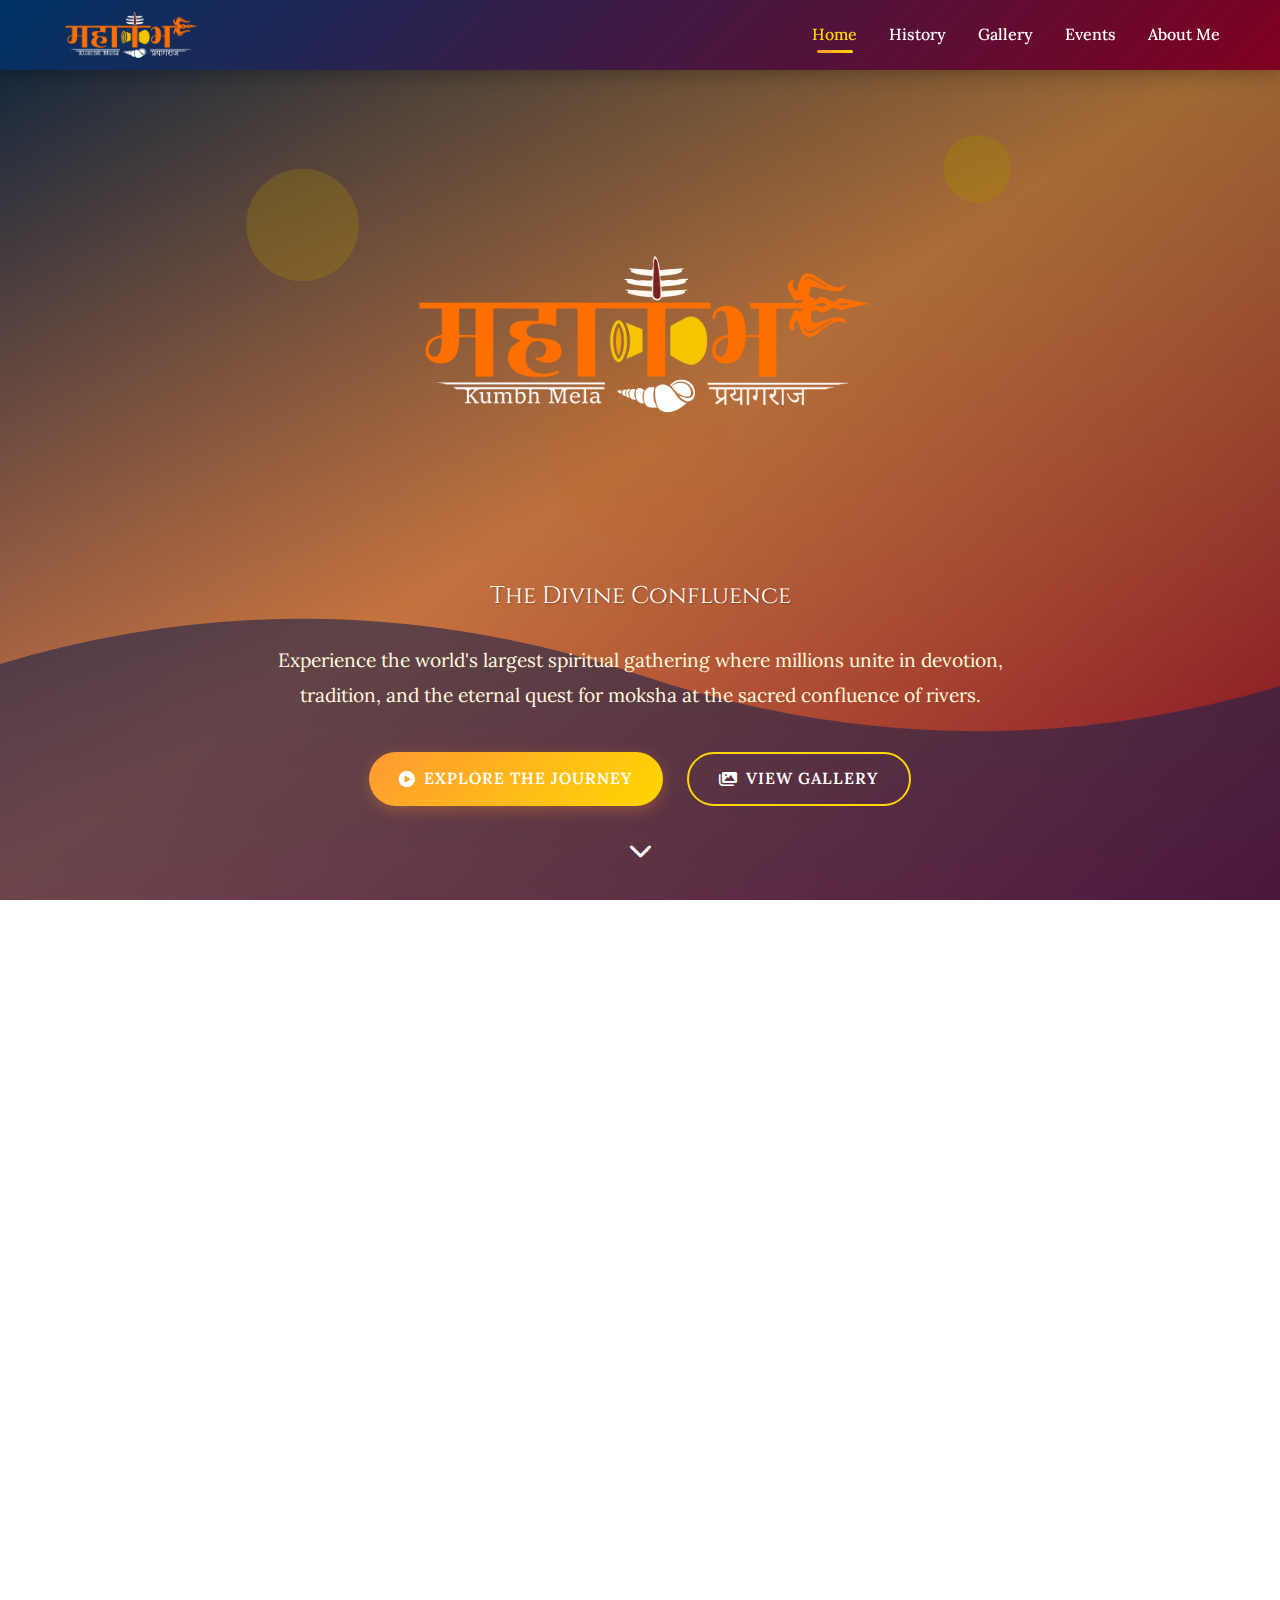
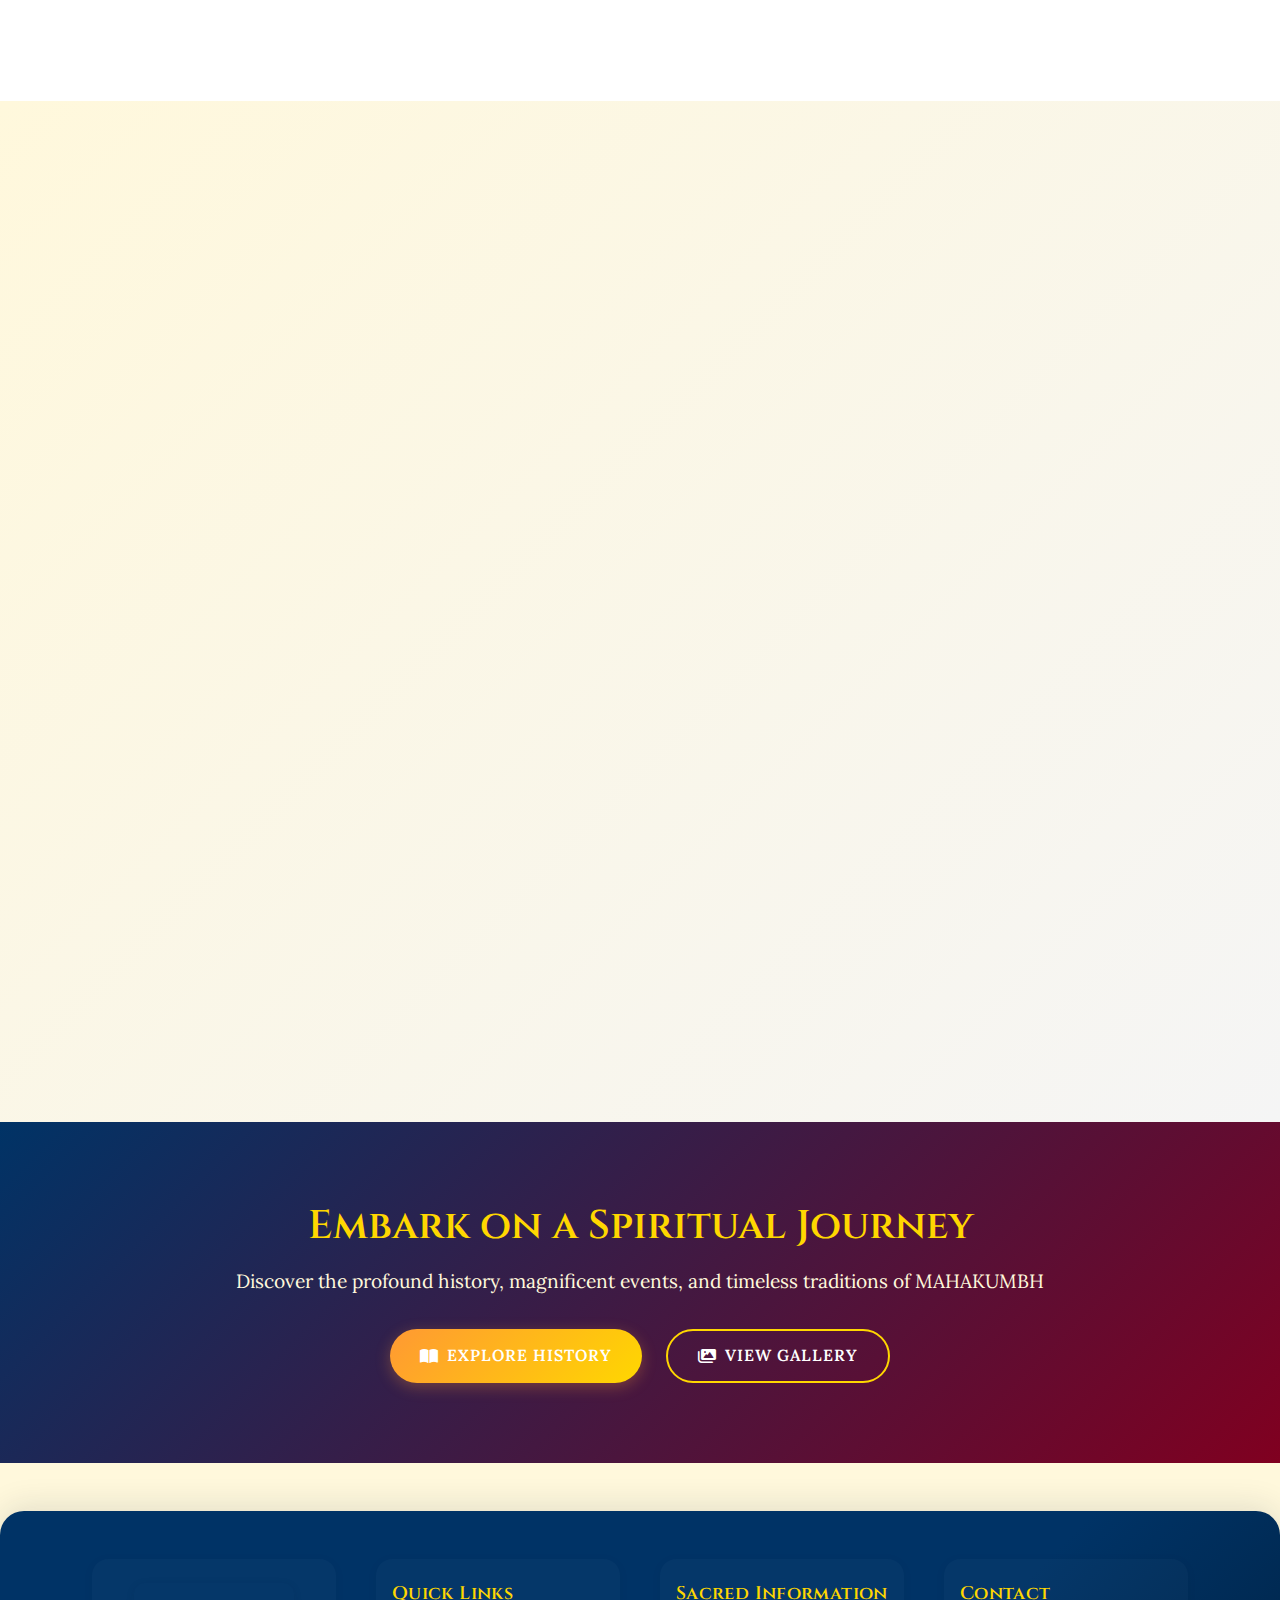
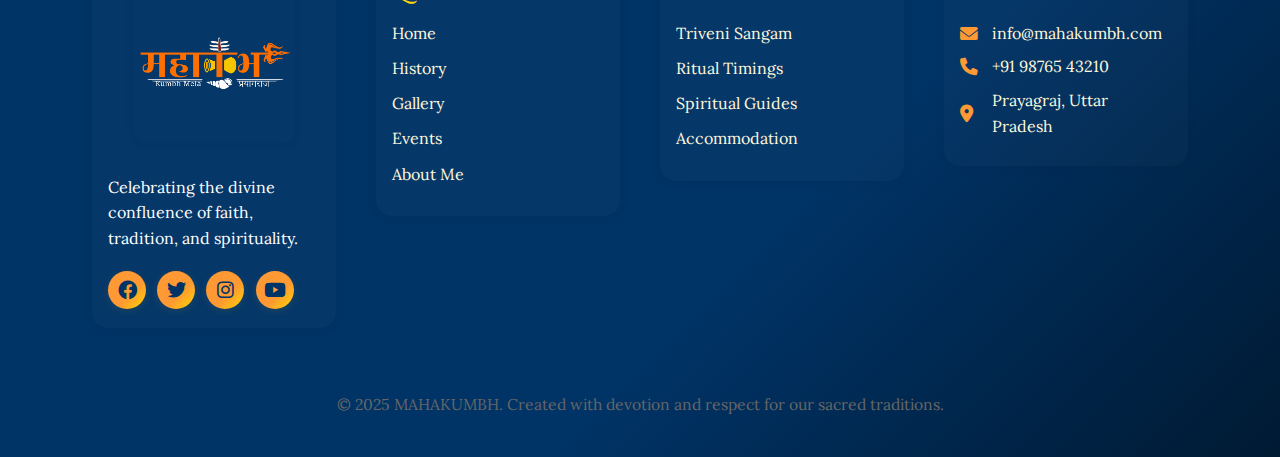
<file: index.html>
<!DOCTYPE html>
<html lang="en">
<head>
    <meta charset="UTF-8">
    <meta name="viewport" content="width=device-width, initial-scale=1.0">
    <meta name="description" content="MAHAKUMBH - The Greatest Spiritual Gathering on Earth. Explore the divine confluence of faith, tradition, and spirituality.">
    <meta name="keywords" content="Mahakumbh, Kumbh Mela, Spiritual, Hindu, Pilgrimage, Ganga, Prayagraj">
    <title>MAHAKUMBH - The Divine Confluence</title>
    <link rel="stylesheet" href="styles.css">
    <link rel="preconnect" href="https://fonts.googleapis.com">
    <link rel="preconnect" href="https://fonts.gstatic.com" crossorigin>
    <link href="https://fonts.googleapis.com/css2?family=Cinzel:wght@400;600;700&family=Lora:wght@400;500;600&display=swap" rel="stylesheet">
    <link rel="stylesheet" href="https://cdnjs.cloudflare.com/ajax/libs/font-awesome/6.0.0/css/all.min.css">
</head>
<body>
    <!-- Navigation -->
    <nav class="navbar">
        <div class="nav-container">
            <div class="nav-logo" style="justify-content: center; display: flex; align-items: center;">
                <img src="logo.png" alt="Mahakumbh Logo" class="header-logo" style="height: 140px;" />
            </div>
            <ul class="nav-menu">
                <li class="nav-item">
                    <a href="index.html" class="nav-link active">Home</a>
                </li>
                <li class="nav-item">
                    <a href="history.html" class="nav-link">History</a>
                </li>
                <li class="nav-item">
                    <a href="gallery.html" class="nav-link">Gallery</a>
                </li>
                <li class="nav-item">
                    <a href="events.html" class="nav-link">Events</a>
                </li>
                <li class="nav-item">
                    <a href="about.html" class="nav-link">About Me</a>
                </li>
            </ul>
            <div class="hamburger">
                <span class="bar"></span>
                <span class="bar"></span>
                <span class="bar"></span>
            </div>
        </div>
    </nav>

    <!-- Hero Section -->
    <section class="hero">
        <div class="hero-overlay"></div>
        <div class="hero-content">
            <div class="hero-text">
                <h1 class="hero-title" style="display: flex; flex-direction: column; align-items: center; justify-content: center;">
                    <img src="logo.png" alt="Mahakumbh Logo" class="hero-logo" style="max-width: 480px; width: 90vw; height: auto; margin-bottom: 0.5rem; display: block;" />
                    <span class="title-sub">The Divine Confluence</span>
                </h1>
                <p class="hero-description">
                    Experience the world's largest spiritual gathering where millions unite in devotion, 
                    tradition, and the eternal quest for moksha at the sacred confluence of rivers.
                </p>
                <div class="hero-buttons">
                    <a href="#about-section" class="btn btn-primary">
                        <i class="fas fa-play-circle"></i>
                        Explore the Journey
                    </a>
                    <a href="gallery.html" class="btn btn-secondary">
                        <i class="fas fa-images"></i>
                        View Gallery
                    </a>
                </div>
            </div>
        </div>
        <div class="hero-scroll">
            <i class="fas fa-chevron-down"></i>
        </div>
    </section>

    <!-- About Section -->
    <section id="about-section" class="about-section">
        <div class="container">
            <div class="section-header">
                <h2 class="section-title">The Sacred Gathering</h2>
                <div class="section-divider"></div>
                <p class="section-subtitle">Where Faith Meets Eternity</p>
            </div>
            <div class="about-content">
                <div class="about-text">
                    <h3>A Timeless Tradition</h3>
                    <p>
                        MAHAKUMBH represents the pinnacle of spiritual devotion, where the sacred rivers 
                        Ganga, Yamuna, and the mystical Saraswati converge. This extraordinary event, 
                        rooted in ancient Hindu scriptures, draws millions of pilgrims seeking purification 
                        and divine blessings.
                    </p>
                    <p>
                        Every 12 years, this magnificent spectacle transforms Prayagraj into a city of 
                        faith, where sadhus, saints, and devotees from across the globe gather to 
                        participate in the most auspicious ritual bath at the Triveni Sangam.
                    </p>
                    <div class="stats">
                        <div class="stat-item">
                            <span class="stat-number">200M+</span>
                            <span class="stat-label">Devotees</span>
                        </div>
                        <div class="stat-item">
                            <span class="stat-number">55</span>
                            <span class="stat-label">Days</span>
                        </div>
                        <div class="stat-item">
                            <span class="stat-number">3200</span>
                            <span class="stat-label">Years Old</span>
                        </div>
                    </div>
                </div>
                <div class="about-image">
                    <img src="WhatsApp Image 2025-07-20 at 12.36.23 PM.jpeg" alt="Sacred Confluence - Triveni Sangam" loading="lazy" style="width:100%;max-width:400px;border-radius:15px;box-shadow:0 10px 30px rgba(0,0,0,0.12);" />
                </div>
            </div>
        </div>
    </section>

    <!-- Highlights Section -->
    <section class="highlights">
        <div class="container">
            <div class="section-header">
                <h2 class="section-title">Sacred Highlights</h2>
                <div class="section-divider"></div>
            </div>
            <div class="highlights-grid">
                <div class="highlight-card">
                    <div class="card-icon">
                        <i class="fas fa-hands-praying"></i>
                    </div>
                    <h3>Spiritual Rituals</h3>
                    <p>Witness ancient Vedic ceremonies, Ganga Aarti, and sacred rituals performed by revered saints and spiritual leaders.</p>
                </div>
                <div class="highlight-card">
                    <div class="card-icon">
                        <i class="fas fa-users"></i>
                    </div>
                    <h3>Divine Congregation</h3>
                    <p>Experience the largest peaceful gathering of humanity united in faith, devotion, and spiritual seeking.</p>
                </div>
                <div class="highlight-card">
                    <div class="card-icon">
                        <i class="fas fa-star-and-crescent"></i>
                    </div>
                    <h3>Astrological Significance</h3>
                    <p>Participate during the most auspicious planetary alignments that occur once every 12 years.</p>
                </div>
                <div class="highlight-card">
                    <div class="card-icon">
                        <i class="fas fa-heart"></i>
                    </div>
                    <h3>Cultural Heritage</h3>
                    <p>Immerse in India's rich cultural tapestry through music, dance, art, and traditional performances.</p>
                </div>
            </div>
        </div>
    </section>

    <!-- Call to Action -->
    <section class="cta-section">
        <div class="container">
            <div class="cta-content">
                <h2>Embark on a Spiritual Journey</h2>
                <p>Discover the profound history, magnificent events, and timeless traditions of MAHAKUMBH</p>
                <div class="cta-buttons">
                    <a href="history.html" class="btn btn-primary">
                        <i class="fas fa-book-open"></i>
                        Explore History
                    </a>
                    <a href="gallery.html" class="btn btn-secondary">
                        <i class="fas fa-images"></i>
                        View Gallery
                    </a>
                </div>
            </div>
        </div>
    </section>

    <!-- Footer -->
    <footer class="footer">
        <div class="container">
            <div class="footer-content">
                <div class="footer-section">
                    <div class="footer-logo" style="justify-content: center;">
                        <img src="logo.png" alt="Mahakumbh Logo" class="footer-logo-img new-footer-logo" />
                    </div>
                    <p class="footer-description">Celebrating the divine confluence of faith, tradition, and spirituality.</p>
                    <div class="social-links">
                        <a href="#"><i class="fab fa-facebook"></i></a>
                        <a href="#"><i class="fab fa-twitter"></i></a>
                        <a href="#"><i class="fab fa-instagram"></i></a>
                        <a href="#"><i class="fab fa-youtube"></i></a>
                    </div>
                </div>
                <div class="footer-section">
                    <h4>Quick Links</h4>
                    <ul>
                        <li><a href="index.html">Home</a></li>
                        <li><a href="history.html">History</a></li>
                        <li><a href="gallery.html">Gallery</a></li>
                        <li><a href="events.html">Events</a></li>
                        <li><a href="about.html">About Me</a></li>
                    </ul>
                </div>
                <div class="footer-section">
                    <h4>Sacred Information</h4>
                    <ul>
                        <li><a href="#">Triveni Sangam</a></li>
                        <li><a href="#">Ritual Timings</a></li>
                        <li><a href="#">Spiritual Guides</a></li>
                        <li><a href="#">Accommodation</a></li>
                    </ul>
                </div>
                <div class="footer-section">
                    <h4>Contact</h4>
                    <div class="contact-info">
                        <p><i class="fas fa-envelope"></i> info@mahakumbh.com</p>
                        <p><i class="fas fa-phone"></i> +91 98765 43210</p>
                        <p><i class="fas fa-map-marker-alt"></i> Prayagraj, Uttar Pradesh</p>
                    </div>
                </div>
            </div>
            <div class="footer-bottom">
                <p>&copy; 2025 MAHAKUMBH. Created with devotion and respect for our sacred traditions.</p>
            </div>
        </div>
    </footer>

    <script src="script.js"></script>
</body>
</html>
</file>
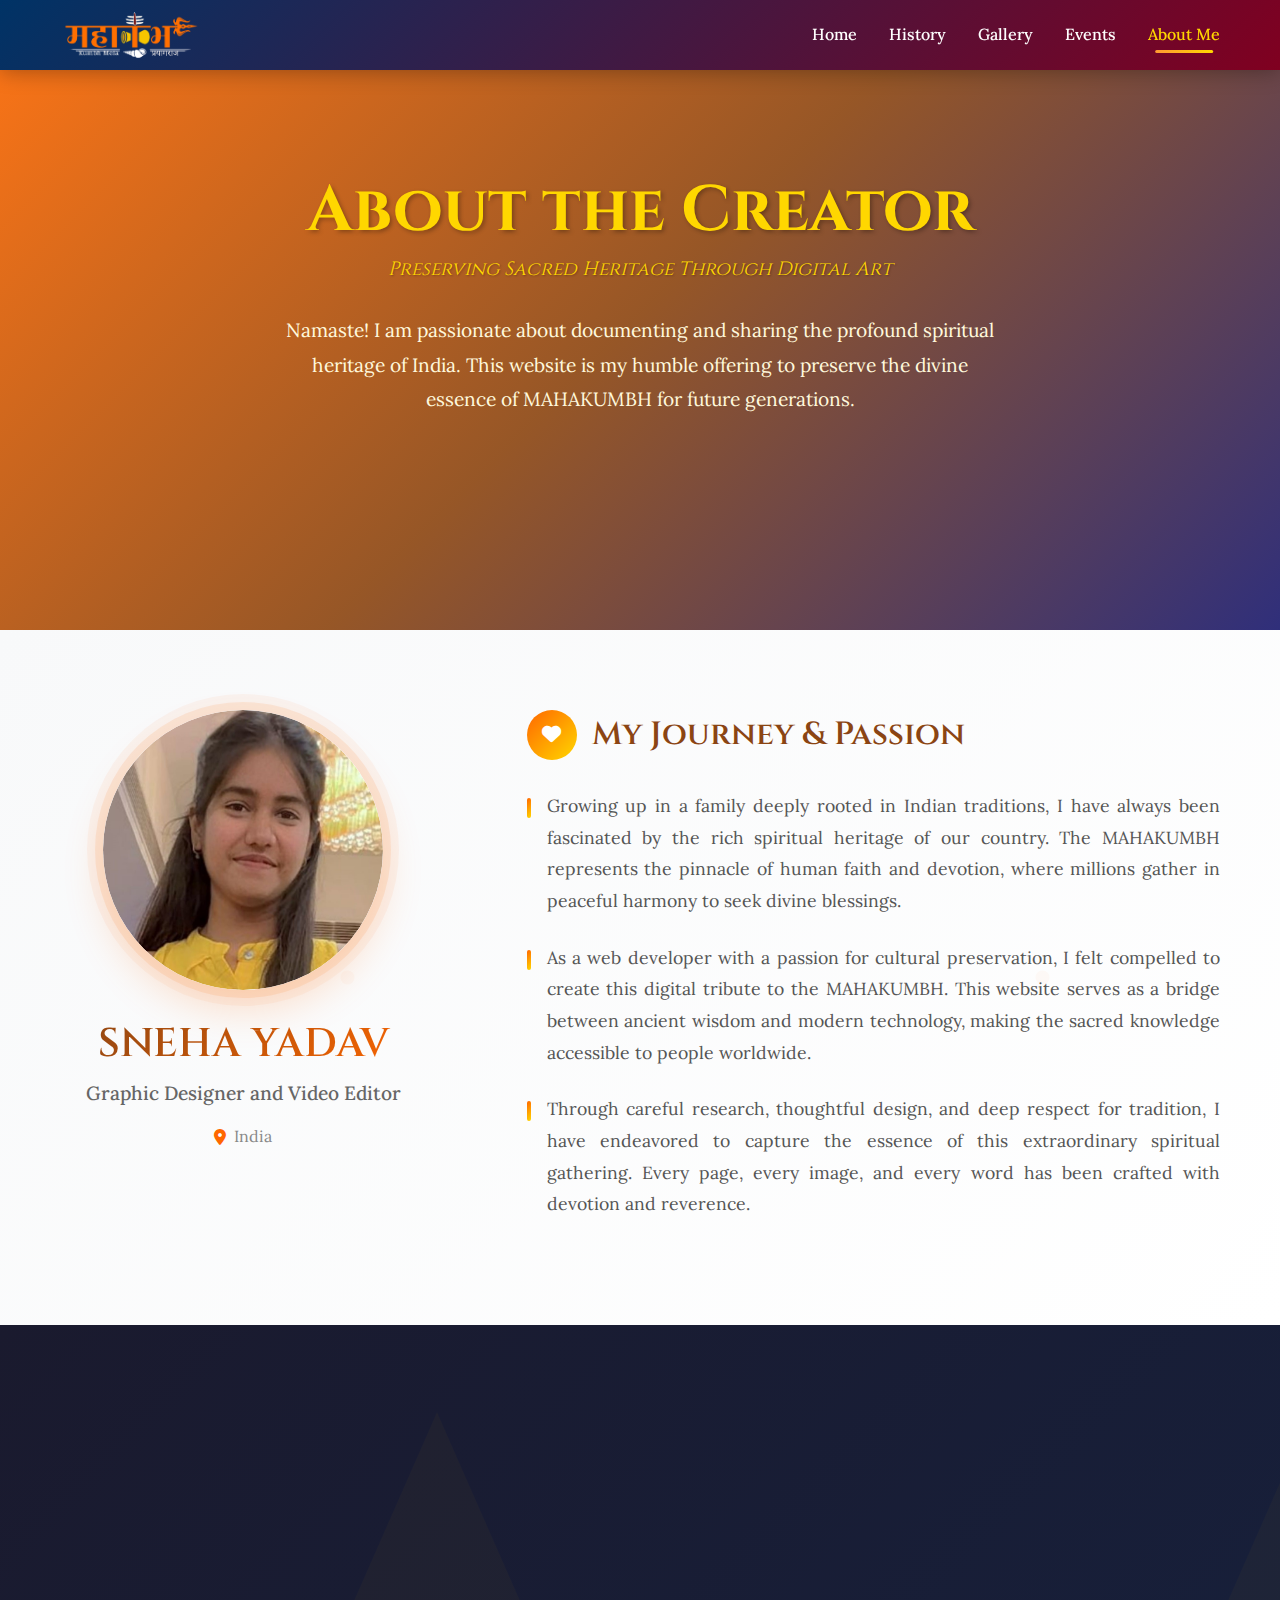
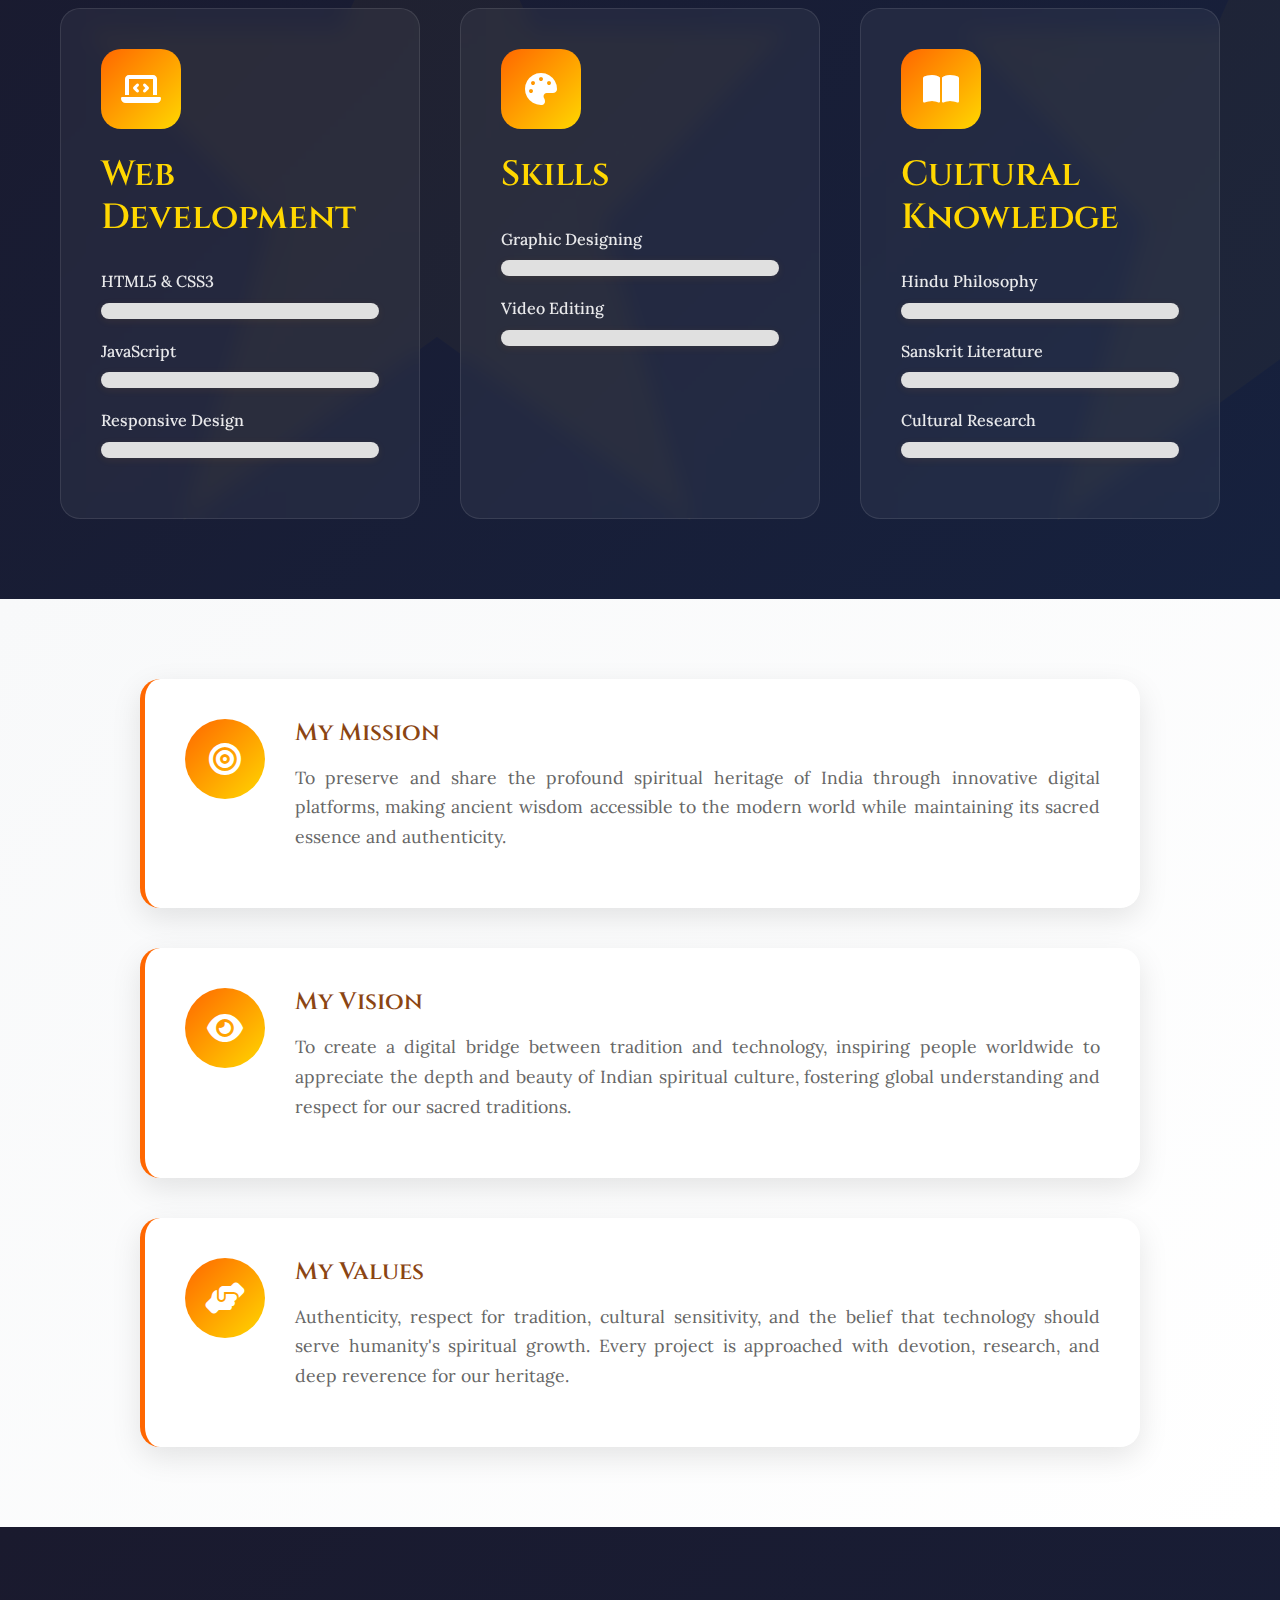
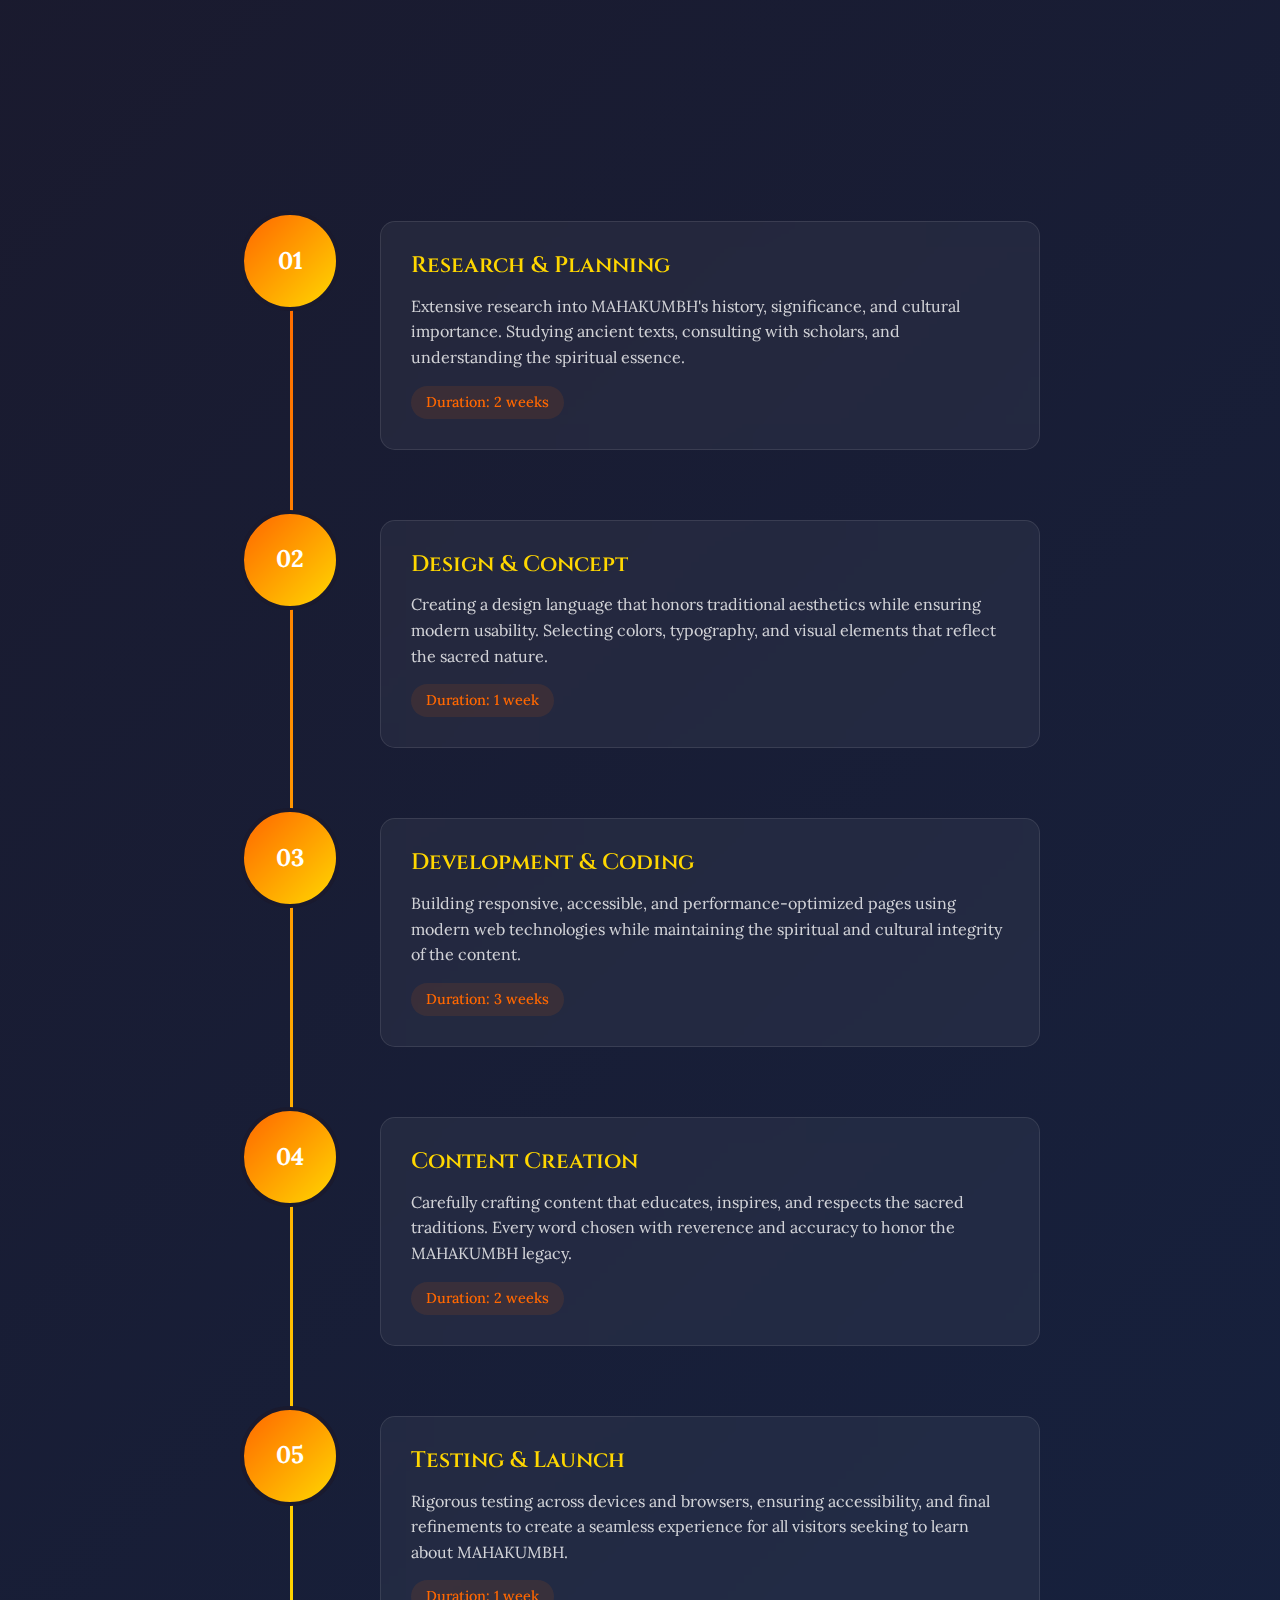
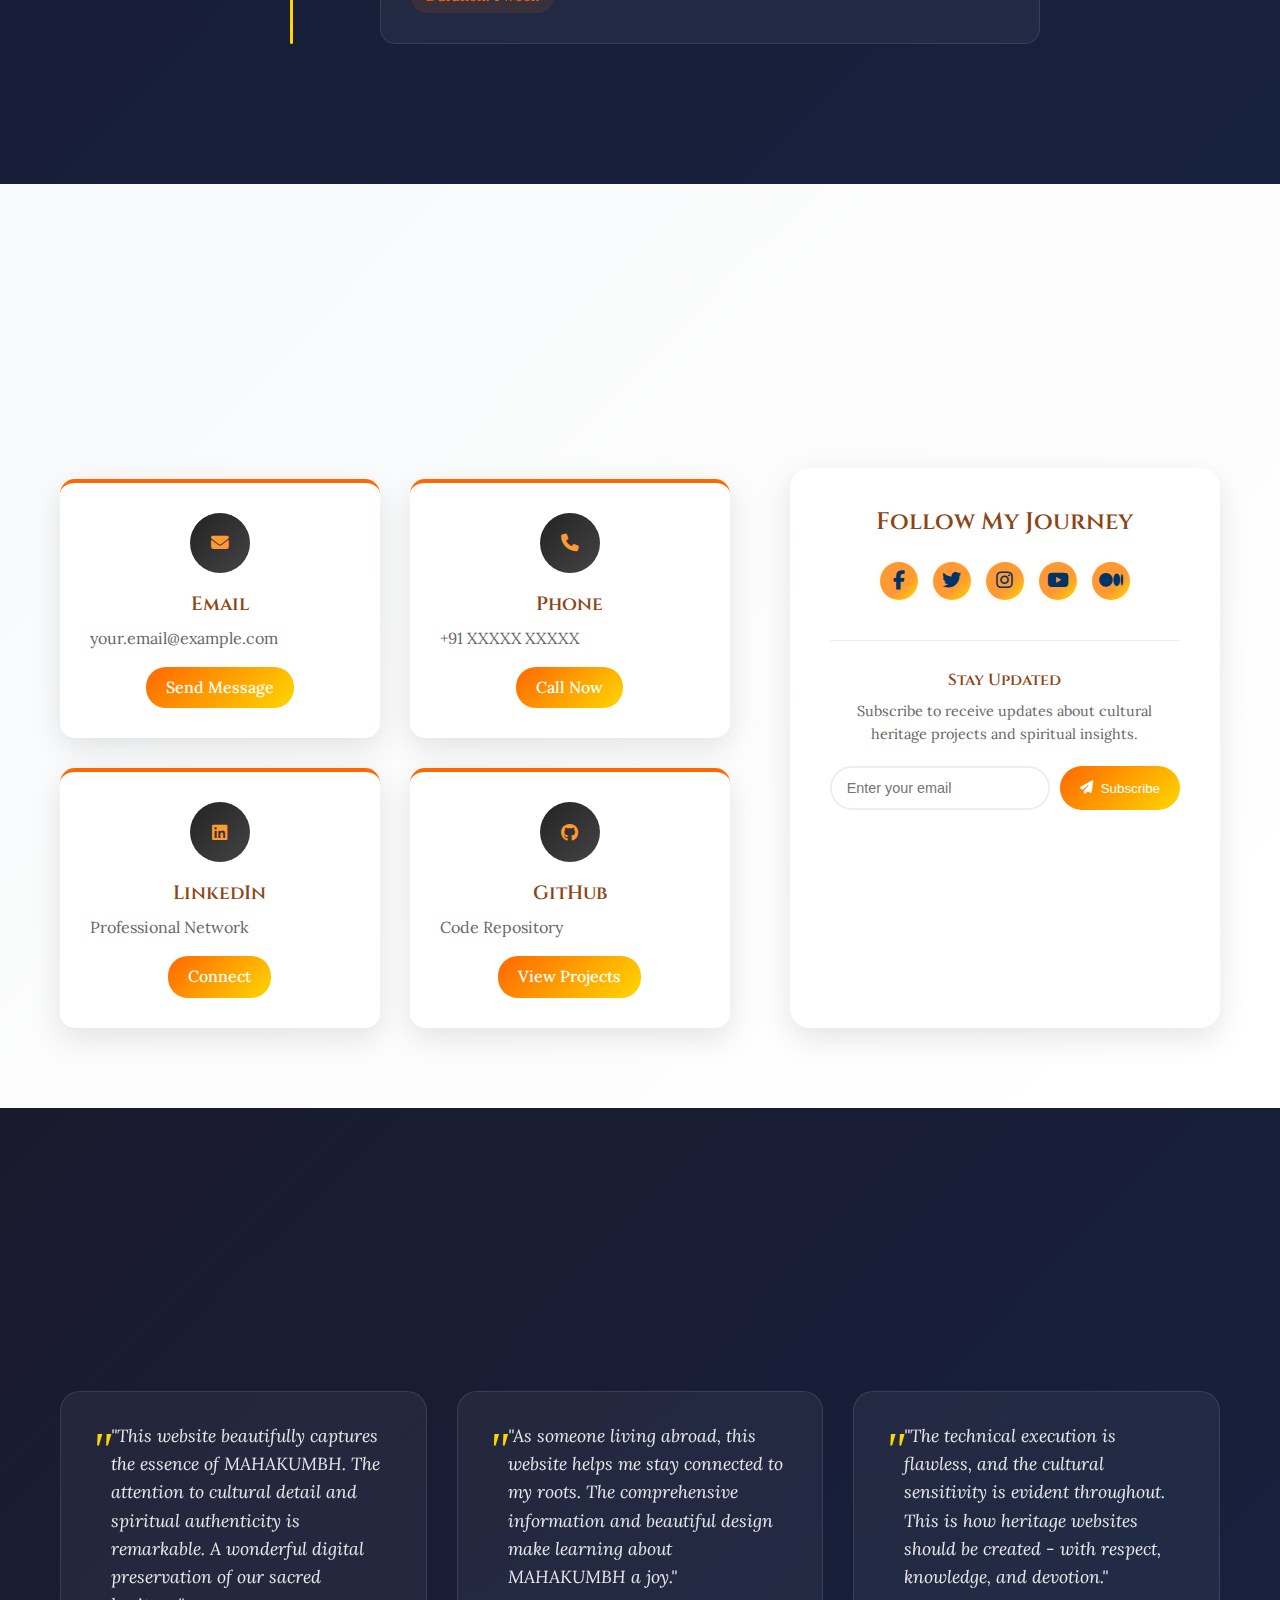
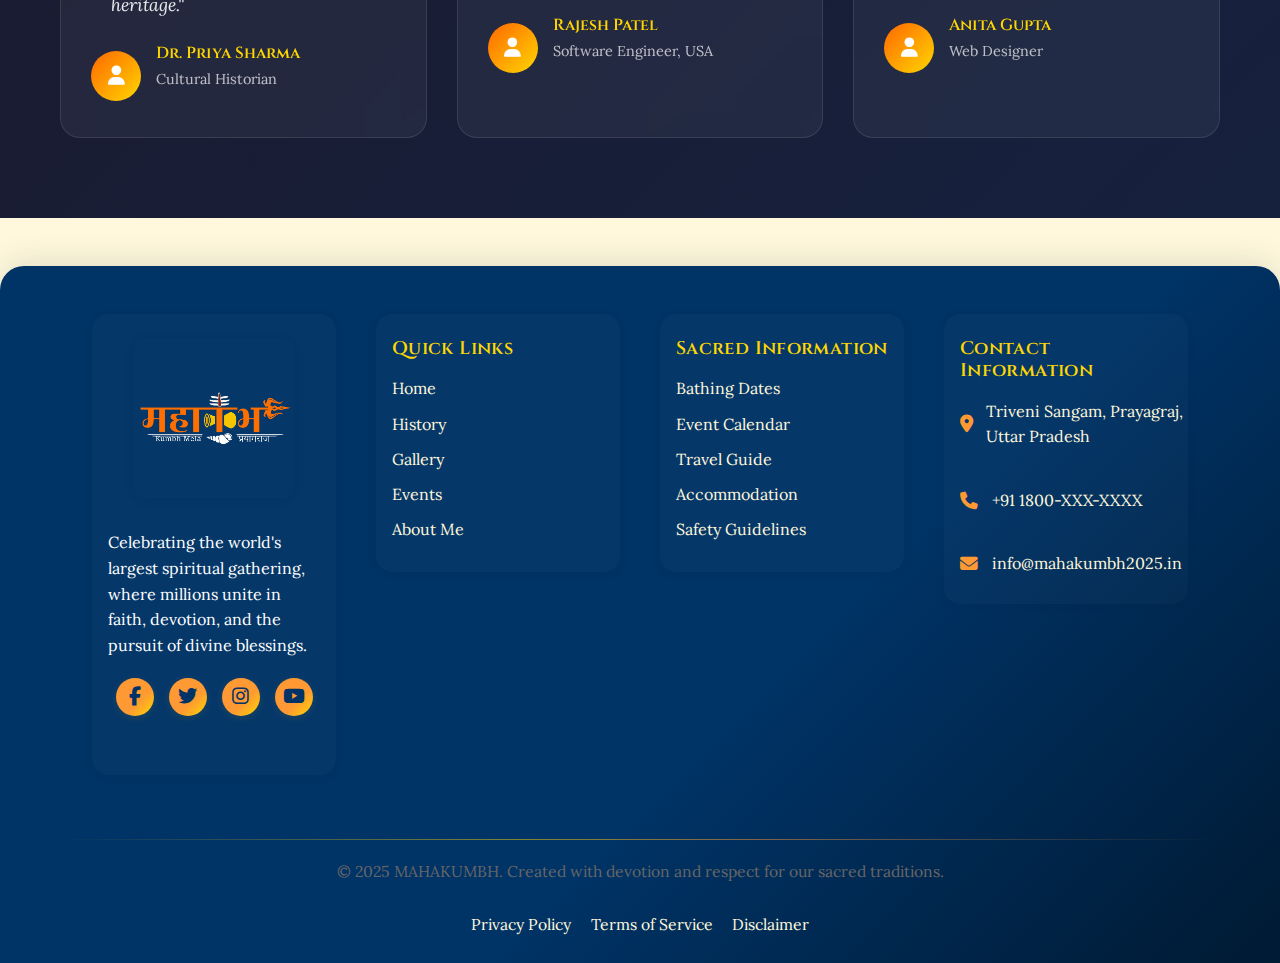
<file: about.html>
<!DOCTYPE html>
<html lang="en">
<head>
    <meta charset="UTF-8">
    <meta name="viewport" content="width=device-width, initial-scale=1.0">
    <title>About Me - MAHAKUMBH 2025</title>
    <meta name="description" content="Learn about the creator of this MAHAKUMBH website - my journey, passion for preserving cultural heritage, and dedication to sharing the spiritual essence of this sacred gathering.">
    <meta name="keywords" content="website creator, cultural heritage, MAHAKUMBH documentation, spiritual journey, web developer">
    
    <!-- Favicon -->
    <link rel="icon" type="image/x-icon" href="/favicon.ico">
    
    <!-- Font Awesome -->
    <link rel="stylesheet" href="https://cdnjs.cloudflare.com/ajax/libs/font-awesome/6.4.0/css/all.min.css">
    
    <!-- Google Fonts -->
    <link href="https://fonts.googleapis.com/css2?family=Cinzel:wght@400;500;600;700&family=Lora:wght@400;500;600&family=Inter:wght@300;400;500;600&display=swap" rel="stylesheet">
    
    <!-- Main Styles -->
    <link rel="stylesheet" href="styles.css">
    <link rel="stylesheet" href="about-styles.css">
</head>
<body>
    <!-- Navigation -->
    <nav class="navbar" id="navbar">
        <div class="nav-container">
            <div class="nav-logo" style="justify-content: center; display: flex; align-items: center;">
                <img src="logo.png" alt="Mahakumbh Logo" class="header-logo" style="height: 140px;" />
            </div>
            <ul class="nav-menu" id="nav-menu">
                <li class="nav-item">
                    <a href="index.html" class="nav-link">Home</a>
                </li>
                <li class="nav-item">
                    <a href="history.html" class="nav-link">History</a>
                </li>
                <li class="nav-item">
                    <a href="gallery.html" class="nav-link">Gallery</a>
                </li>
                <li class="nav-item">
                    <a href="events.html" class="nav-link">Events</a>
                </li>
                <li class="nav-item">
                    <a href="about.html" class="nav-link active">About Me</a>
                </li>
            </ul>
            <div class="hamburger" id="hamburger">
                <span class="bar"></span>
                <span class="bar"></span>
                <span class="bar"></span>
            </div>
        </div>
    </nav>

    <!-- Page Hero -->
    <section class="page-hero about-hero">
        <div class="hero-overlay"></div>
        <div class="hero-content">
            <div class="container">
                <div class="hero-text">
                    <h1 class="hero-title">
                        <span class="title-main">About the Creator</span>
                        <span class="title-sub">Preserving Sacred Heritage Through Digital Art</span>
                    </h1>
                    <p class="hero-description">
                        Namaste! I am passionate about documenting and sharing the profound spiritual heritage of India. This website is my humble offering to preserve the divine essence of MAHAKUMBH for future generations.
                    </p>
                </div>
            </div>
        </div>
        <div class="scroll-indicator">
            <div class="scroll-arrow"></div>
        </div>
    </section>

    <!-- Personal Introduction -->
    <section class="personal-intro-section">
        <div class="container">
            <div class="intro-content">
                <div class="profile-section">
                    <div class="profile-image">
                        <img src="org.jpeg" alt="Profile Photo" class="about-profile-photo" style="width:100%;height:100%;object-fit:cover;display:block;transition:transform 0.35s cubic-bezier(0.4,0,0.2,1), opacity 0.35s cubic-bezier(0.4,0,0.2,1), box-shadow 0.35s cubic-bezier(0.4,0,0.2,1);border-radius:50%;" />
                        <div class="profile-frame"></div>
                    </div>
                    <div class="profile-info">
                        <h2 class="profile-name">SNEHA YADAV</h2>
                        <p class="profile-title">Graphic Designer and Video Editor</p>
                        <div class="profile-location">
                            <i class="fas fa-map-marker-alt"></i>
                            <span>India</span>
                        </div>
                    </div>
                </div>
                
                <div class="bio-section">
                    <h3 class="bio-title">
                        <span class="title-icon"><i class="fas fa-heart"></i></span>
                        My Journey & Passion
                    </h3>
                    <div class="bio-content">
                        <p>
                            Growing up in a family deeply rooted in Indian traditions, I have always been fascinated by the rich spiritual heritage of our country. The MAHAKUMBH represents the pinnacle of human faith and devotion, where millions gather in peaceful harmony to seek divine blessings.
                        </p>
                        <p>
                            As a web developer with a passion for cultural preservation, I felt compelled to create this digital tribute to the MAHAKUMBH. This website serves as a bridge between ancient wisdom and modern technology, making the sacred knowledge accessible to people worldwide.
                        </p>
                        <p>
                            Through careful research, thoughtful design, and deep respect for tradition, I have endeavored to capture the essence of this extraordinary spiritual gathering. Every page, every image, and every word has been crafted with devotion and reverence.
                        </p>
                    </div>
                </div>
            </div>
        </div>
    </section>

    <!-- Skills & Expertise -->
    <section class="skills-section">
        <div class="container">
            <div class="section-header">
                <h2 class="section-title">
                    <span class="title-icon"><i class="fas fa-code"></i></span>
                    Technical Expertise
                    <span class="title-decoration"></span>
                </h2>
                <p class="section-description">
                    Combining technical skills with cultural sensitivity to create meaningful digital experiences
                </p>
            </div>
            
            <div class="skills-grid">
                <div class="skill-category">
                    <div class="category-icon">
                        <i class="fas fa-laptop-code"></i>
                    </div>
                    <h3>Web Development</h3>
                    <div class="skills-list">
                        <div class="skill-item">
                            <span class="skill-name">HTML5 & CSS3</span>
                            <div class="skill-bar">
                                <div class="skill-progress" data-progress="95"></div>
                            </div>
                        </div>
                        <div class="skill-item">
                            <span class="skill-name">JavaScript</span>
                            <div class="skill-bar">
                                <div class="skill-progress" data-progress="90"></div>
                            </div>
                        </div>
                        <div class="skill-item">
                            <span class="skill-name">Responsive Design</span>
                            <div class="skill-bar">
                                <div class="skill-progress" data-progress="95"></div>
                            </div>
                        </div>
                    </div>
                </div>
                
                <div class="skill-category">
                    <div class="category-icon">
                        <i class="fas fa-palette"></i>
                    </div>
                    <h3>Skills</h3>
                    <div class="skills-list">
                        <div class="skill-item">
                            <span class="skill-name">Graphic Designing</span>
                            <div class="skill-bar">
                                <div class="skill-progress" data-progress="90"></div>
                            </div>
                        </div>
                        <div class="skill-item">
                            <span class="skill-name">Video Editing</span>
                            <div class="skill-bar">
                                <div class="skill-progress" data-progress="90"></div>
                            </div>
                        </div>
                    </div>
                </div>
                
                <div class="skill-category">
                    <div class="category-icon">
                        <i class="fas fa-book-open"></i>
                    </div>
                    <h3>Cultural Knowledge</h3>
                    <div class="skills-list">
                        <div class="skill-item">
                            <span class="skill-name">Hindu Philosophy</span>
                            <div class="skill-bar">
                                <div class="skill-progress" data-progress="88"></div>
                            </div>
                        </div>
                        <div class="skill-item">
                            <span class="skill-name">Sanskrit Literature</span>
                            <div class="skill-bar">
                                <div class="skill-progress" data-progress="75"></div>
                            </div>
                        </div>
                        <div class="skill-item">
                            <span class="skill-name">Cultural Research</span>
                            <div class="skill-bar">
                                <div class="skill-progress" data-progress="90"></div>
                            </div>
                        </div>
                    </div>
                </div>
            </div>
        </div>
    </section>

    <!-- Mission & Vision -->
    <section class="mission-section">
        <div class="container">
            <div class="mission-content">
                <div class="mission-item">
                    <div class="mission-icon">
                        <i class="fas fa-bullseye"></i>
                    </div>
                    <div class="mission-text">
                        <h3>My Mission</h3>
                        <p>
                            To preserve and share the profound spiritual heritage of India through innovative digital platforms, making ancient wisdom accessible to the modern world while maintaining its sacred essence and authenticity.
                        </p>
                    </div>
                </div>
                
                <div class="mission-item">
                    <div class="mission-icon">
                        <i class="fas fa-eye"></i>
                    </div>
                    <div class="mission-text">
                        <h3>My Vision</h3>
                        <p>
                            To create a digital bridge between tradition and technology, inspiring people worldwide to appreciate the depth and beauty of Indian spiritual culture, fostering global understanding and respect for our sacred traditions.
                        </p>
                    </div>
                </div>
                
                <div class="mission-item">
                    <div class="mission-icon">
                        <i class="fas fa-hands-helping"></i>
                    </div>
                    <div class="mission-text">
                        <h3>My Values</h3>
                        <p>
                            Authenticity, respect for tradition, cultural sensitivity, and the belief that technology should serve humanity's spiritual growth. Every project is approached with devotion, research, and deep reverence for our heritage.
                        </p>
                    </div>
                </div>
            </div>
        </div>
    </section>

    <!-- Project Journey -->
    <section class="project-journey-section">
        <div class="container">
            <div class="section-header" style="text-align:center;">
                <h2 class="section-title" style="color:#fff;text-align:center;">
                    <span class="title-icon"><i class="fas fa-route"></i></span>
                    Creating This Website
                    <span class="title-decoration"></span>
                </h2>
                <p class="section-description" style="color:#fff;text-align:center;max-width:700px;margin:0 auto;">
                    The journey of bringing MAHAKUMBH's digital presence to life
                </p>
            </div>
            
            <div class="journey-timeline">
                <div class="journey-item">
                    <div class="journey-number">01</div>
                    <div class="journey-content">
                        <h3>Research & Planning</h3>
                        <p>Extensive research into MAHAKUMBH's history, significance, and cultural importance. Studying ancient texts, consulting with scholars, and understanding the spiritual essence.</p>
                        <div class="journey-duration">Duration: 2 weeks</div>
                    </div>
                </div>
                
                <div class="journey-item">
                    <div class="journey-number">02</div>
                    <div class="journey-content">
                        <h3>Design & Concept</h3>
                        <p>Creating a design language that honors traditional aesthetics while ensuring modern usability. Selecting colors, typography, and visual elements that reflect the sacred nature.</p>
                        <div class="journey-duration">Duration: 1 week</div>
                    </div>
                </div>
                
                <div class="journey-item">
                    <div class="journey-number">03</div>
                    <div class="journey-content">
                        <h3>Development & Coding</h3>
                        <p>Building responsive, accessible, and performance-optimized pages using modern web technologies while maintaining the spiritual and cultural integrity of the content.</p>
                        <div class="journey-duration">Duration: 3 weeks</div>
                    </div>
                </div>
                
                <div class="journey-item">
                    <div class="journey-number">04</div>
                    <div class="journey-content">
                        <h3>Content Creation</h3>
                        <p>Carefully crafting content that educates, inspires, and respects the sacred traditions. Every word chosen with reverence and accuracy to honor the MAHAKUMBH legacy.</p>
                        <div class="journey-duration">Duration: 2 weeks</div>
                    </div>
                </div>
                
                <div class="journey-item">
                    <div class="journey-number">05</div>
                    <div class="journey-content">
                        <h3>Testing & Launch</h3>
                        <p>Rigorous testing across devices and browsers, ensuring accessibility, and final refinements to create a seamless experience for all visitors seeking to learn about MAHAKUMBH.</p>
                        <div class="journey-duration">Duration: 1 week</div>
                    </div>
                </div>
            </div>
        </div>
    </section>

    <!-- Contact & Social -->
    <section class="contact-section">
        <div class="container">
            <div class="section-header">
                <h2 class="section-title">
                    <span class="title-icon"><i class="fas fa-envelope"></i></span>
                    Let's Connect
                    <span class="title-decoration"></span>
                </h2>
                <p class="section-description">
                    I'd love to hear from you about cultural preservation, web development, or spiritual journeys
                </p>
            </div>
            
            <div class="contact-content">
                <div class="contact-info">
                    <div class="contact-card">
                        <div class="contact-icon">
                            <i class="fas fa-envelope"></i>
                        </div>
                        <h3>Email</h3>
                        <p>your.email@example.com</p>
                        <a href="mailto:your.email@example.com" class="contact-link">Send Message</a>
                    </div>
                    
                    <div class="contact-card">
                        <div class="contact-icon">
                            <i class="fas fa-phone"></i>
                        </div>
                        <h3>Phone</h3>
                        <p>+91 XXXXX XXXXX</p>
                        <a href="tel:+91XXXXXXXXX" class="contact-link">Call Now</a>
                    </div>
                    
                    <div class="contact-card">
                        <div class="contact-icon">
                            <i class="fab fa-linkedin"></i>
                        </div>
                        <h3>LinkedIn</h3>
                        <p>Professional Network</p>
                        <a href="#" class="contact-link" target="_blank">Connect</a>
                    </div>
                    
                    <div class="contact-card">
                        <div class="contact-icon">
                            <i class="fab fa-github"></i>
                        </div>
                        <h3>GitHub</h3>
                        <p>Code Repository</p>
                        <a href="#" class="contact-link" target="_blank">View Projects</a>
                    </div>
                </div>
                
                <div class="social-section">
                    <h3>Follow My Journey</h3>
                    <div class="social-links">
                        <a href="#" class="social-link" title="Facebook">
                            <i class="fab fa-facebook-f"></i>
                        </a>
                        <a href="#" class="social-link" title="Twitter">
                            <i class="fab fa-twitter"></i>
                        </a>
                        <a href="#" class="social-link" title="Instagram">
                            <i class="fab fa-instagram"></i>
                        </a>
                        <a href="#" class="social-link" title="YouTube">
                            <i class="fab fa-youtube"></i>
                        </a>
                        <a href="#" class="social-link" title="Medium">
                            <i class="fab fa-medium"></i>
                        </a>
                    </div>
                    
                    <div class="newsletter-signup">
                        <h4>Stay Updated</h4>
                        <p>Subscribe to receive updates about cultural heritage projects and spiritual insights.</p>
                        <form class="newsletter-form">
                            <input type="email" placeholder="Enter your email" required>
                            <button type="submit">
                                <i class="fas fa-paper-plane"></i>
                                Subscribe
                            </button>
                        </form>
                    </div>
                </div>
            </div>
        </div>
    </section>

    <!-- Testimonials/Feedback -->
    <section class="testimonials-section">
        <div class="container">
            <div class="section-header">
                <h2 class="section-title">
                    <span class="title-icon"><i class="fas fa-quote-left"></i></span>
                    Visitor Feedback
                    <span class="title-decoration"></span>
                </h2>
                <p class="section-description">
                    What visitors say about this digital tribute to MAHAKUMBH
                </p>
            </div>
            
            <div class="testimonials-grid">
                <div class="testimonial-card">
                    <div class="testimonial-content">
                        <p>"This website beautifully captures the essence of MAHAKUMBH. The attention to cultural detail and spiritual authenticity is remarkable. A wonderful digital preservation of our sacred heritage."</p>
                    </div>
                    <div class="testimonial-author">
                        <div class="author-avatar">
                            <i class="fas fa-user"></i>
                        </div>
                        <div class="author-info">
                            <h4>Dr. Priya Sharma</h4>
                            <p>Cultural Historian</p>
                        </div>
                    </div>
                </div>
                
                <div class="testimonial-card">
                    <div class="testimonial-content">
                        <p>"As someone living abroad, this website helps me stay connected to my roots. The comprehensive information and beautiful design make learning about MAHAKUMBH a joy."</p>
                    </div>
                    <div class="testimonial-author">
                        <div class="author-avatar">
                            <i class="fas fa-user"></i>
                        </div>
                        <div class="author-info">
                            <h4>Rajesh Patel</h4>
                            <p>Software Engineer, USA</p>
                        </div>
                    </div>
                </div>
                
                <div class="testimonial-card">
                    <div class="testimonial-content">
                        <p>"The technical execution is flawless, and the cultural sensitivity is evident throughout. This is how heritage websites should be created - with respect, knowledge, and devotion."</p>
                    </div>
                    <div class="testimonial-author">
                        <div class="author-avatar">
                            <i class="fas fa-user"></i>
                        </div>
                        <div class="author-info">
                            <h4>Anita Gupta</h4>
                            <p>Web Designer</p>
                        </div>
                    </div>
                </div>
            </div>
        </div>
    </section>

    <!-- Footer -->
    <footer class="footer">
        <div class="container">
            <div class="footer-content">
                <div class="footer-section">
                    <div class="footer-logo" style="justify-content: center;">
                        <img src="logo.png" alt="Mahakumbh Logo" class="footer-logo-img new-footer-logo" />
                    </div>
                    <p class="footer-description">
                        Celebrating the world's largest spiritual gathering, where millions unite in faith, devotion, and the pursuit of divine blessings.
                    </p>
                    <div class="social-links">
                        <a href="#" class="social-link"><i class="fab fa-facebook-f"></i></a>
                        <a href="#" class="social-link"><i class="fab fa-twitter"></i></a>
                        <a href="#" class="social-link"><i class="fab fa-instagram"></i></a>
                        <a href="#" class="social-link"><i class="fab fa-youtube"></i></a>
                    </div>
                </div>
                
                <div class="footer-section">
                    <h3 class="footer-title">Quick Links</h3>
                    <ul class="footer-links">
                        <li><a href="index.html">Home</a></li>
                        <li><a href="history.html">History</a></li>
                        <li><a href="gallery.html">Gallery</a></li>
                        <li><a href="events.html">Events</a></li>
                        <li><a href="about.html">About Me</a></li>
                    </ul>
                </div>
                
                <div class="footer-section">
                    <h3 class="footer-title">Sacred Information</h3>
                    <ul class="footer-links">
                        <li><a href="#">Bathing Dates</a></li>
                        <li><a href="#">Event Calendar</a></li>
                        <li><a href="#">Travel Guide</a></li>
                        <li><a href="#">Accommodation</a></li>
                        <li><a href="#">Safety Guidelines</a></li>
                    </ul>
                </div>
                
                <div class="footer-section">
                    <h3 class="footer-title">Contact Information</h3>
                    <div class="contact-info">
                        <div class="contact-item">
                            <i class="fas fa-map-marker-alt"></i>
                            <span>Triveni Sangam, Prayagraj, Uttar Pradesh</span>
                        </div>
                        <div class="contact-item">
                            <i class="fas fa-phone"></i>
                            <span>+91 1800-XXX-XXXX</span>
                        </div>
                        <div class="contact-item">
                            <i class="fas fa-envelope"></i>
                            <span>info@mahakumbh2025.in</span>
                        </div>
                    </div>
                </div>
            </div>
            
            <div class="footer-bottom">
                <div class="footer-divider"></div>
                <div class="footer-bottom-content">
                    <p>&copy; 2025 MAHAKUMBH. Created with devotion and respect for our sacred traditions.</p>
                    <div class="footer-bottom-links">
                        <a href="#">Privacy Policy</a>
                        <a href="#">Terms of Service</a>
                        <a href="#">Disclaimer</a>
                    </div>
                </div>
            </div>
        </div>
    </footer>

    <!-- Scripts -->
    <script src="script.js"></script>
    <script src="about-script.js"></script>
</body>
</html>
</file>
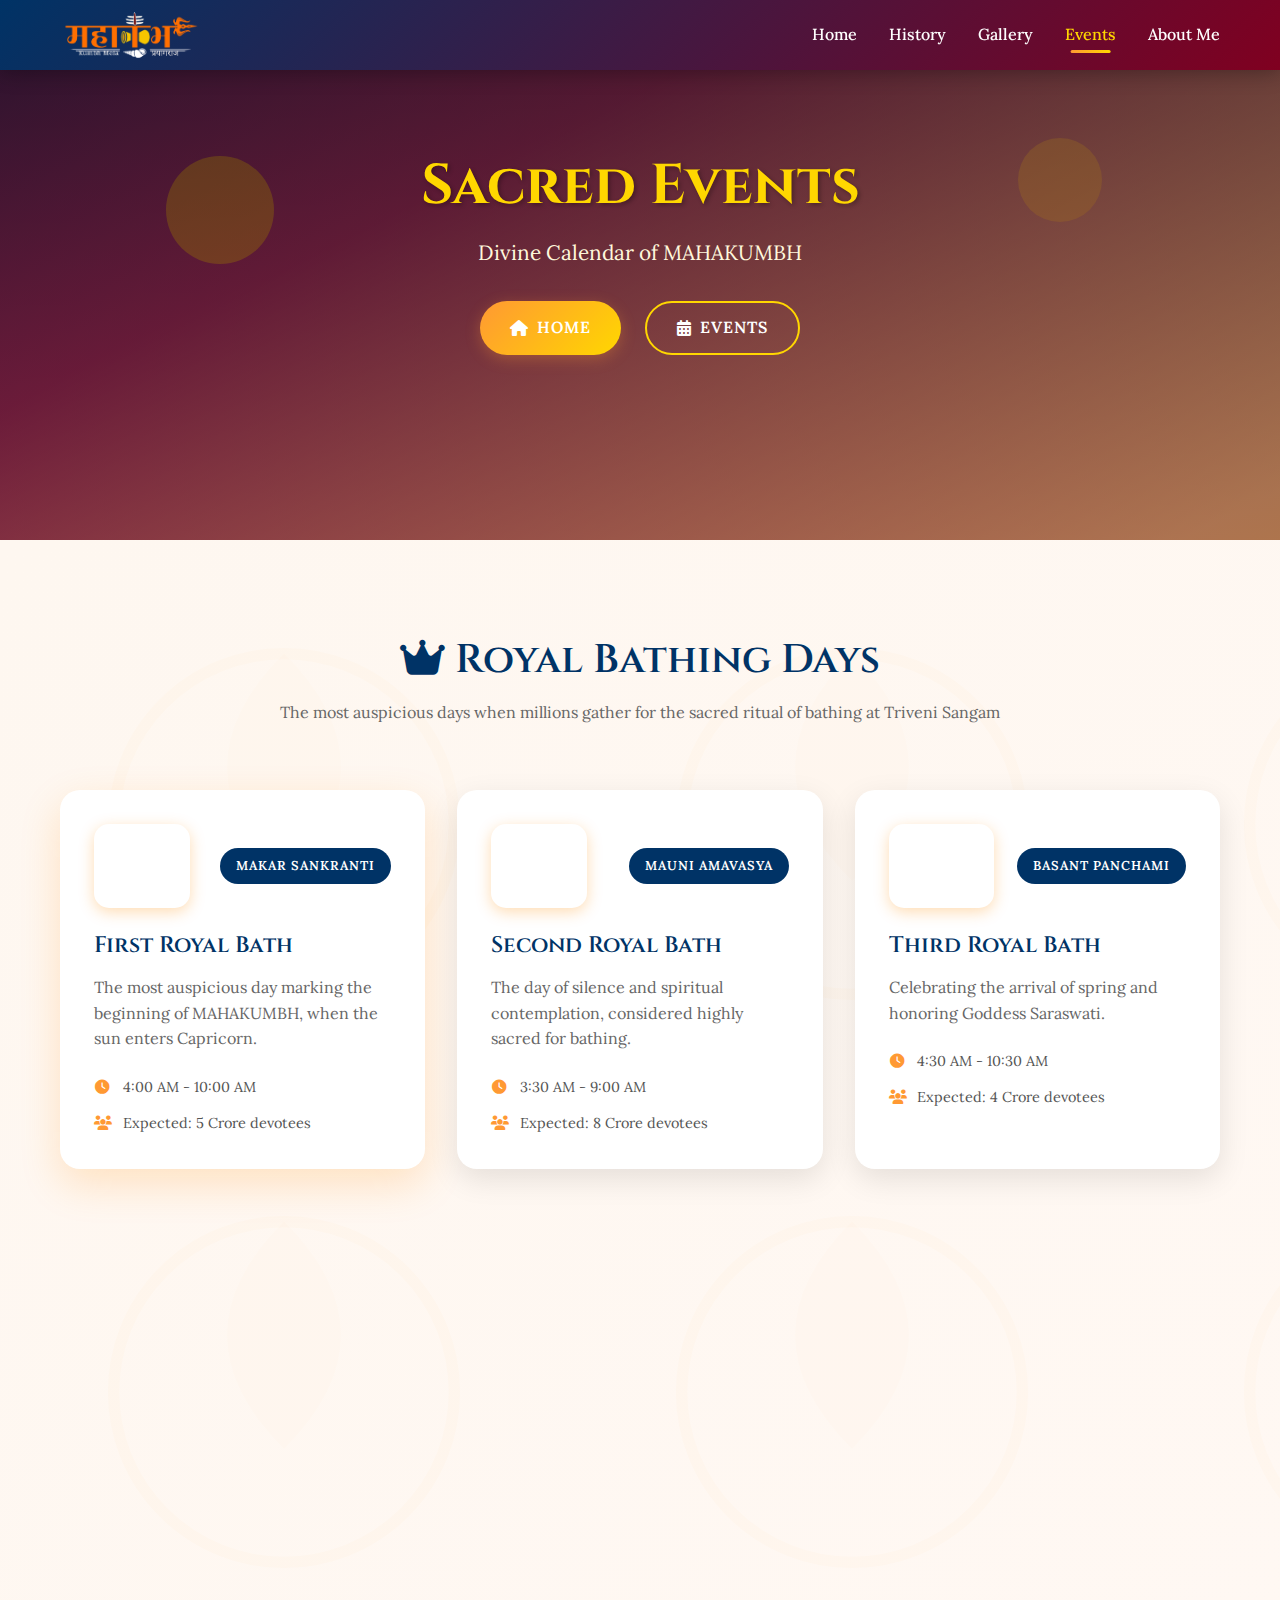
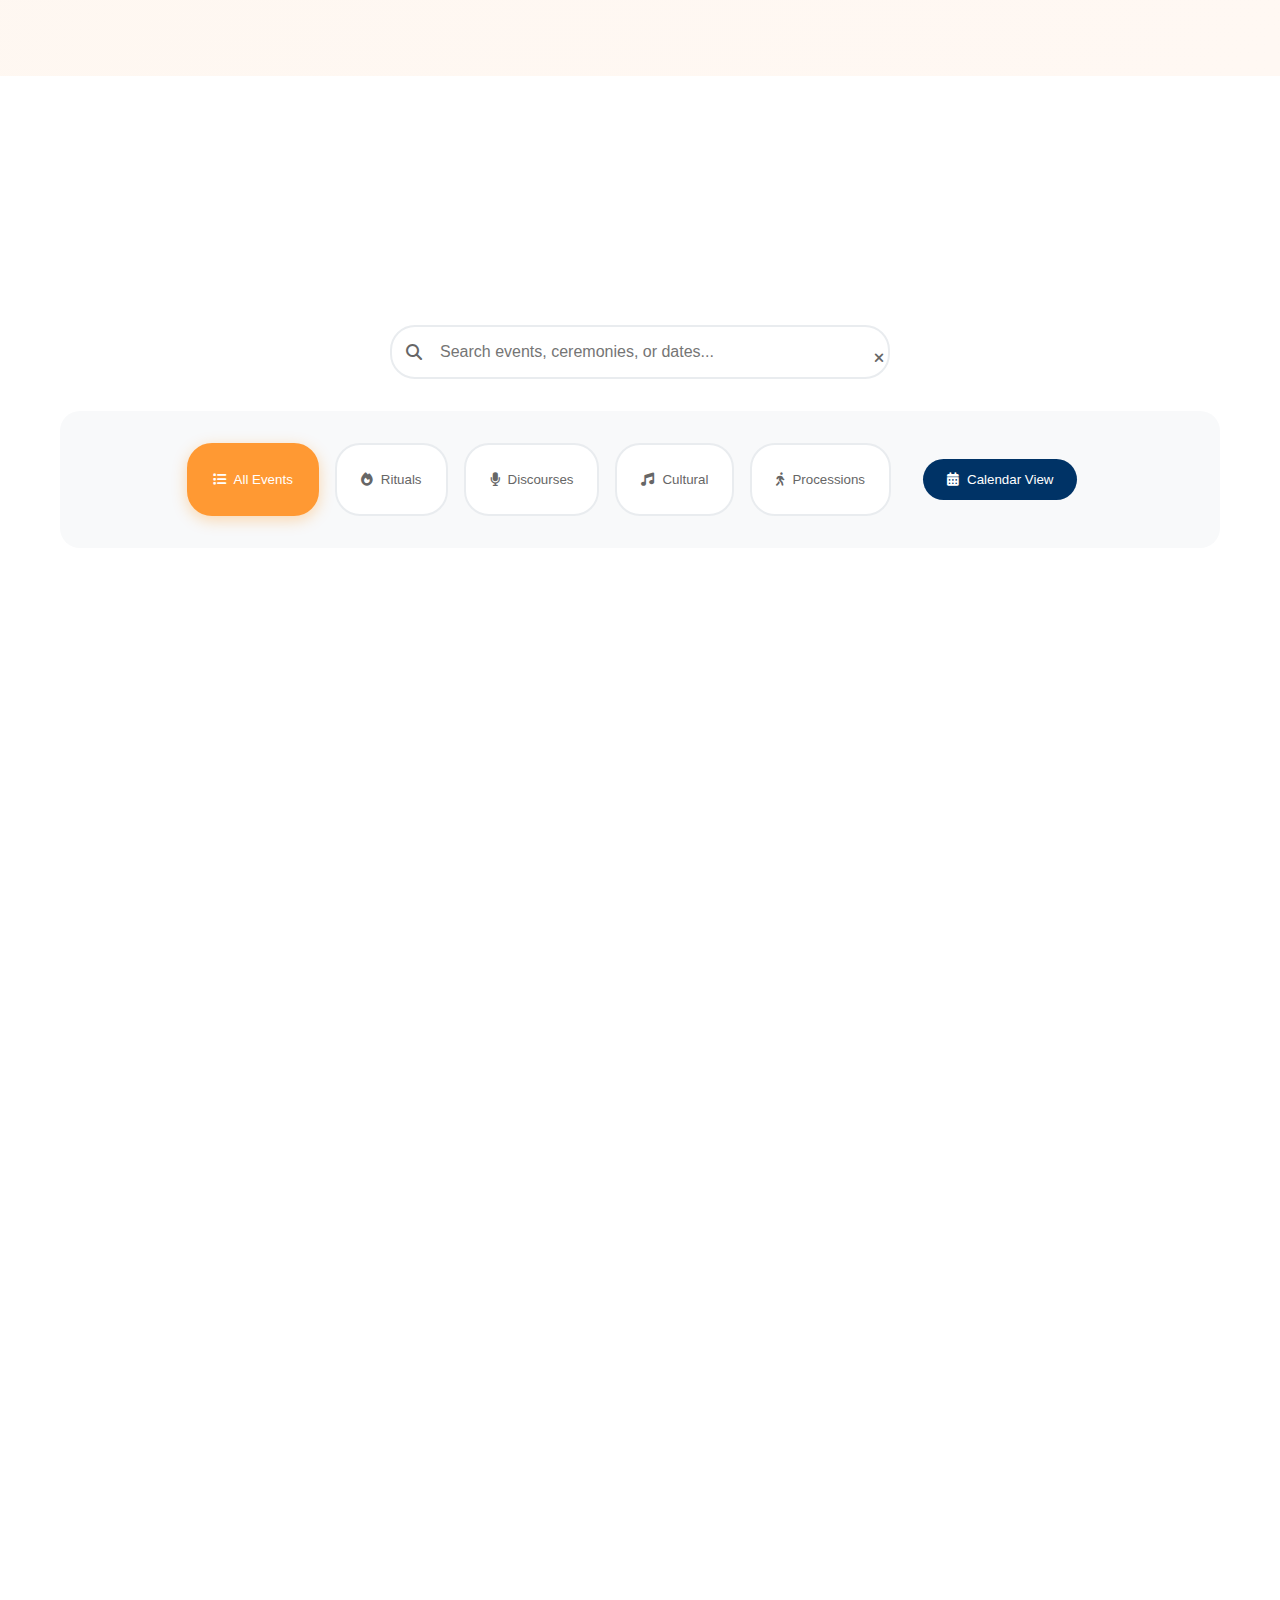
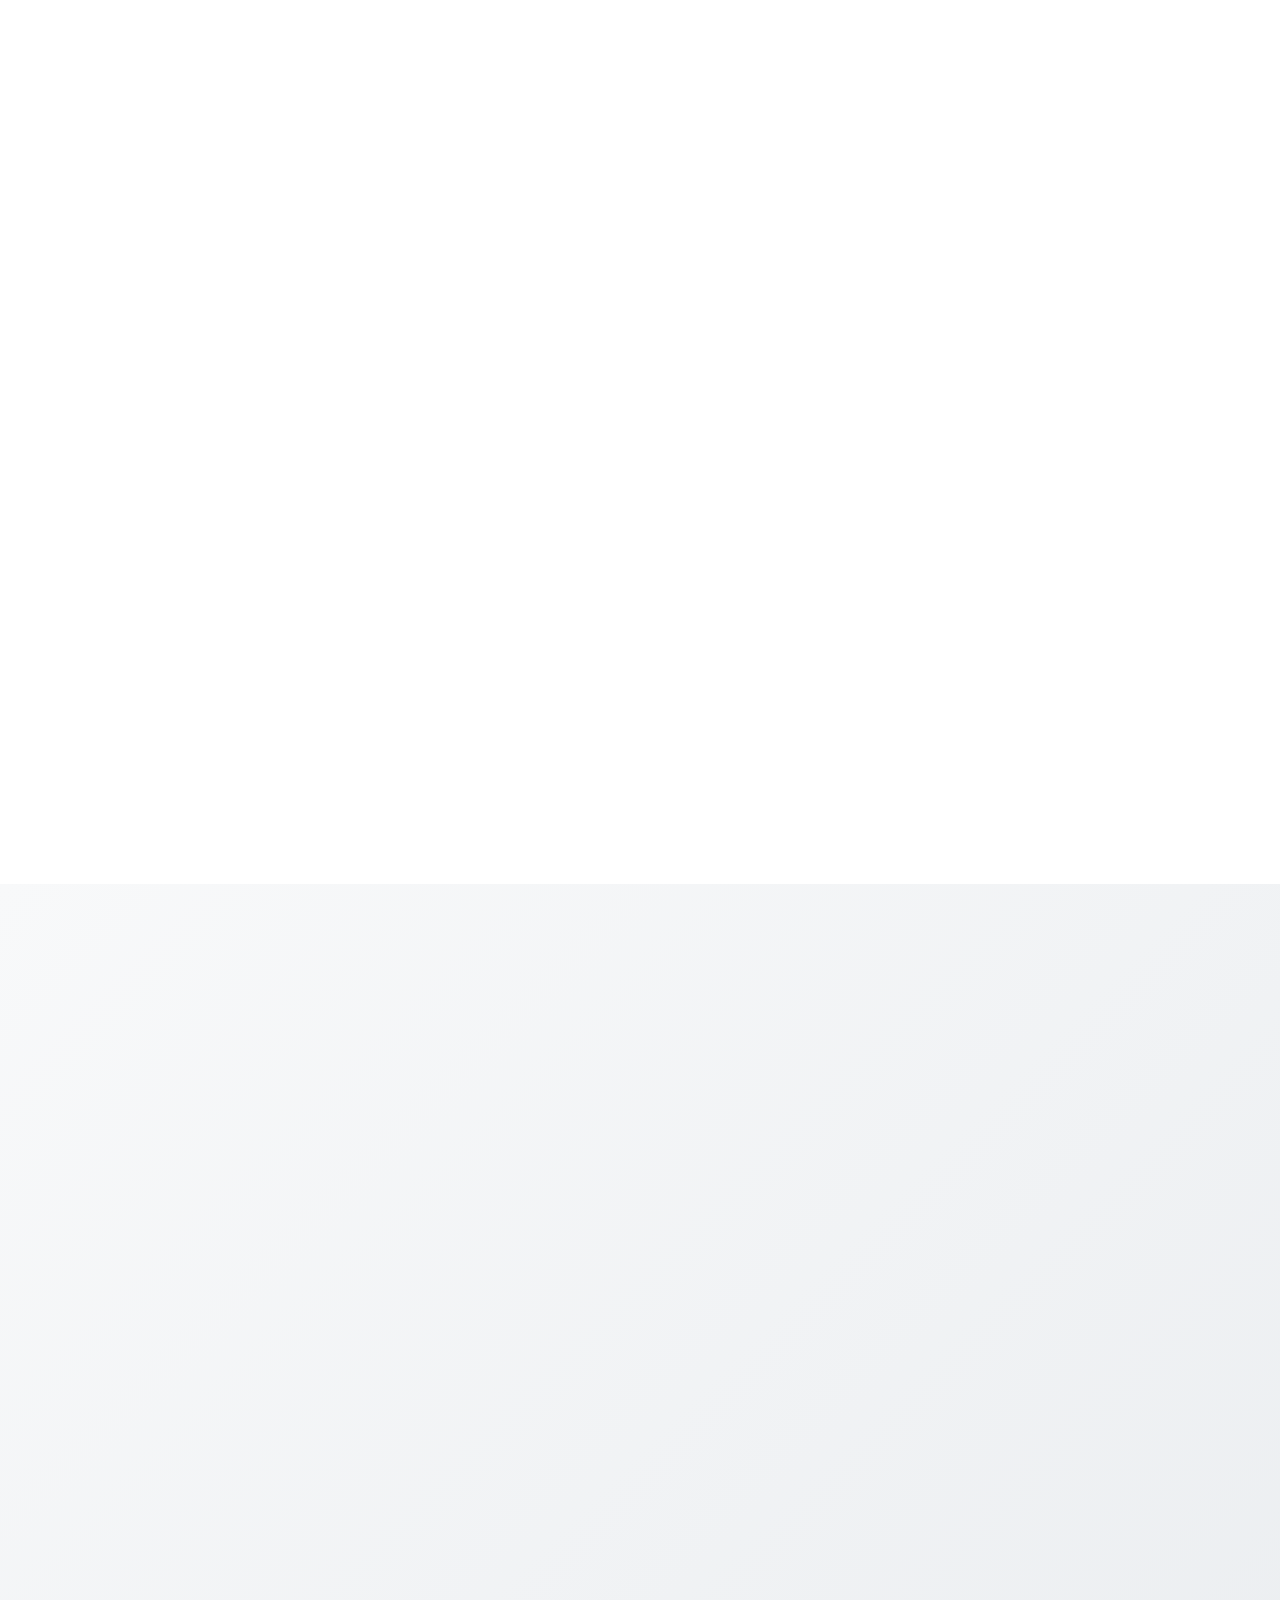
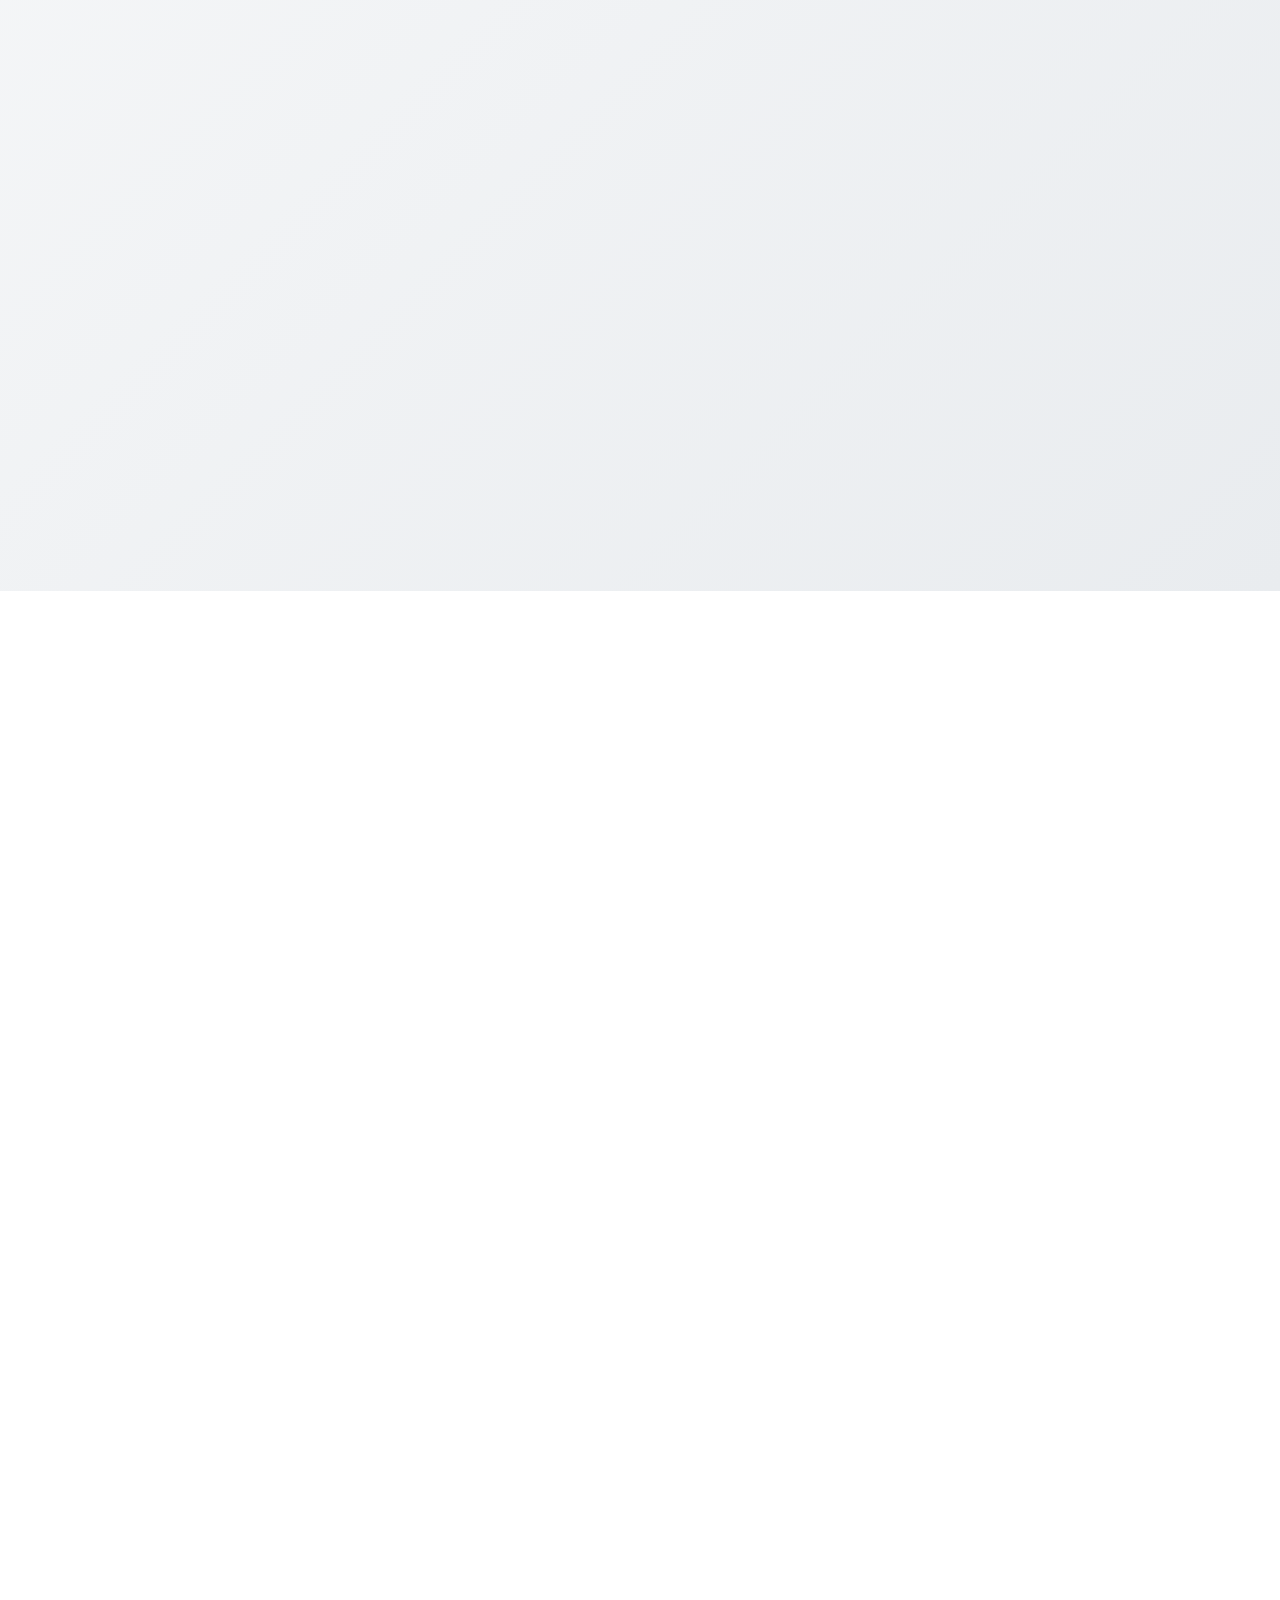
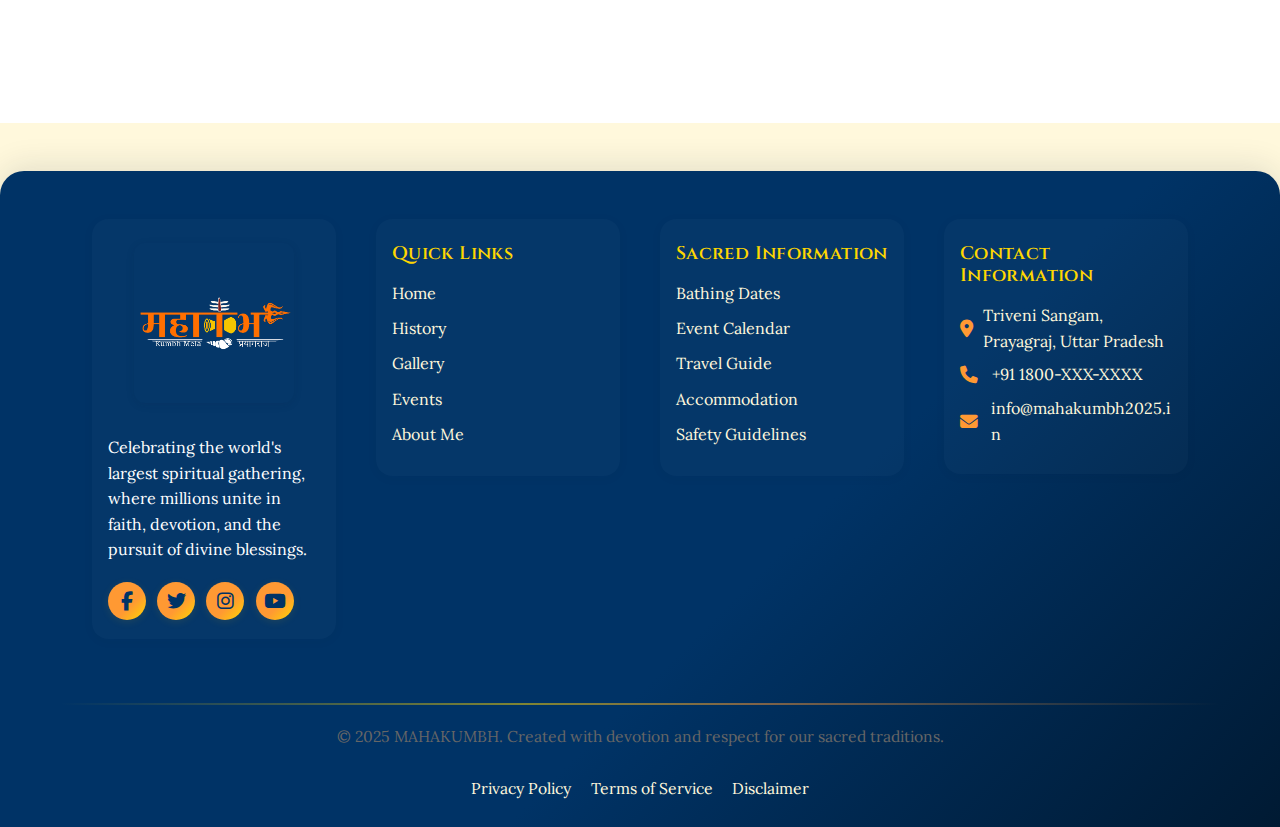
<file: events.html>
<!DOCTYPE html>
<html lang="en">
<head>
    <meta charset="UTF-8">
    <meta name="viewport" content="width=device-width, initial-scale=1.0">
    <title>Events - MAHAKUMBH 2025</title>
    <meta name="description" content="Discover the sacred events, rituals, and spiritual gatherings of MAHAKUMBH 2025. Complete calendar of ceremonies, processions, and divine celebrations.">
    <meta name="keywords" content="MAHAKUMBH events, Kumbh Mela calendar, sacred rituals, spiritual gatherings, Hindu festivals">
    
    <!-- Favicon -->
    <link rel="icon" type="image/x-icon" href="/favicon.ico">
    
    <!-- Font Awesome -->
    <link rel="stylesheet" href="https://cdnjs.cloudflare.com/ajax/libs/font-awesome/6.4.0/css/all.min.css">
    
    <!-- Google Fonts -->
    <link href="https://fonts.googleapis.com/css2?family=Cinzel:wght@400;500;600;700&family=Lora:wght@400;500;600&family=Inter:wght@300;400;500;600&display=swap" rel="stylesheet">
    
    <!-- Main Styles -->
    <link rel="stylesheet" href="styles.css">
    <link rel="stylesheet" href="events-styles.css">
</head>
<body>
    <!-- Navigation -->
    <nav class="navbar" id="navbar">
        <div class="nav-container">
            <div class="nav-logo" style="justify-content: center; display: flex; align-items: center;">
                <img src="logo.png" alt="Mahakumbh Logo" class="header-logo" style="height: 140px;" />
            </div>
            <ul class="nav-menu" id="nav-menu">
                <li class="nav-item">
                    <a href="index.html" class="nav-link">Home</a>
                </li>
                <li class="nav-item">
                    <a href="history.html" class="nav-link">History</a>
                </li>
                <li class="nav-item">
                    <a href="gallery.html" class="nav-link">Gallery</a>
                </li>
                <li class="nav-item">
                    <a href="events.html" class="nav-link active">Events</a>
                </li>
                <li class="nav-item">
                    <a href="about.html" class="nav-link">About Me</a>
                </li>
            </ul>
            <div class="hamburger" id="hamburger">
                <span class="bar"></span>
                <span class="bar"></span>
                <span class="bar"></span>
            </div>
        </div>
    </nav>

    <!-- Hero Section -->
    <section class="page-hero">
        <div class="hero-overlay"></div>
        <div class="container">
            <div class="page-hero-content">
                <h1 class="page-title">Sacred Events</h1>
                <p class="page-subtitle">Divine Calendar of MAHAKUMBH</p>
                <div class="hero-buttons" style="display:flex;gap:1.5rem;justify-content:center;flex-wrap:wrap;animation:fadeInUp 1s ease-out 0.6s both;margin-bottom:2rem;">
                    <a href="index.html" class="btn btn-primary">
                        <i class="fas fa-home"></i>
                        Home
                    </a>
                    <a href="events.html" class="btn btn-secondary">
                        <i class="fas fa-calendar-alt"></i>
                        Events
                    </a>
                </div>
            </div>
        </div>
    </section>

    <!-- Royal Bathing Days -->
    <section class="royal-bathing-section">
        <div class="container">
            <div class="section-header">
                <h2 class="section-title">
                    <span class="title-icon"><i class="fas fa-crown"></i></span>
                    Royal Bathing Days
                    <span class="title-decoration"></span>
                </h2>
                <p class="section-description">
                    The most auspicious days when millions gather for the sacred ritual of bathing at Triveni Sangam
                </p>
            </div>
            
            <div class="royal-bathing-grid">
                <div class="bathing-day-card featured">
                    <div class="card-header">
                        <div class="date-badge">
                            <span class="day">14</span>
                            <span class="month">January</span>
                        </div>
                        <div class="event-type">Makar Sankranti</div>
                    </div>
                    <div class="card-content">
                        <h3>First Royal Bath</h3>
                        <p>The most auspicious day marking the beginning of MAHAKUMBH, when the sun enters Capricorn.</p>
                        <div class="event-details">
                            <div class="detail-item">
                                <i class="fas fa-clock"></i>
                                <span>4:00 AM - 10:00 AM</span>
                            </div>
                            <div class="detail-item">
                                <i class="fas fa-users"></i>
                                <span>Expected: 5 Crore devotees</span>
                            </div>
                        </div>
                    </div>
                </div>

                <div class="bathing-day-card">
                    <div class="card-header">
                        <div class="date-badge">
                            <span class="day">29</span>
                            <span class="month">January</span>
                        </div>
                        <div class="event-type">Mauni Amavasya</div>
                    </div>
                    <div class="card-content">
                        <h3>Second Royal Bath</h3>
                        <p>The day of silence and spiritual contemplation, considered highly sacred for bathing.</p>
                        <div class="event-details">
                            <div class="detail-item">
                                <i class="fas fa-clock"></i>
                                <span>3:30 AM - 9:00 AM</span>
                            </div>
                            <div class="detail-item">
                                <i class="fas fa-users"></i>
                                <span>Expected: 8 Crore devotees</span>
                            </div>
                        </div>
                    </div>
                </div>

                <div class="bathing-day-card">
                    <div class="card-header">
                        <div class="date-badge">
                            <span class="day">3</span>
                            <span class="month">February</span>
                        </div>
                        <div class="event-type">Basant Panchami</div>
                    </div>
                    <div class="card-content">
                        <h3>Third Royal Bath</h3>
                        <p>Celebrating the arrival of spring and honoring Goddess Saraswati.</p>
                        <div class="event-details">
                            <div class="detail-item">
                                <i class="fas fa-clock"></i>
                                <span>4:30 AM - 10:30 AM</span>
                            </div>
                            <div class="detail-item">
                                <i class="fas fa-users"></i>
                                <span>Expected: 4 Crore devotees</span>
                            </div>
                        </div>
                    </div>
                </div>

                <div class="bathing-day-card">
                    <div class="card-header">
                        <div class="date-badge">
                            <span class="day">12</span>
                            <span class="month">February</span>
                        </div>
                        <div class="event-type">Maghi Purnima</div>
                    </div>
                    <div class="card-content">
                        <h3>Fourth Royal Bath</h3>
                        <p>The full moon day in the month of Magh, perfect for spiritual purification.</p>
                        <div class="event-details">
                            <div class="detail-item">
                                <i class="fas fa-clock"></i>
                                <span>5:00 AM - 11:00 AM</span>
                            </div>
                            <div class="detail-item">
                                <i class="fas fa-users"></i>
                                <span>Expected: 3 Crore devotees</span>
                            </div>
                        </div>
                    </div>
                </div>

                <div class="bathing-day-card">
                    <div class="card-header">
                        <div class="date-badge">
                            <span class="day">26</span>
                            <span class="month">February</span>
                        </div>
                        <div class="event-type">Maha Shivratri</div>
                    </div>
                    <div class="card-content">
                        <h3>Fifth Royal Bath</h3>
                        <p>The great night of Lord Shiva, one of the most significant Hindu festivals.</p>
                        <div class="event-details">
                            <div class="detail-item">
                                <i class="fas fa-clock"></i>
                                <span>4:00 AM - 12:00 PM</span>
                            </div>
                            <div class="detail-item">
                                <i class="fas fa-users"></i>
                                <span>Expected: 6 Crore devotees</span>
                            </div>
                        </div>
                    </div>
                </div>

                <div class="bathing-day-card featured">
                    <div class="card-header">
                        <div class="date-badge">
                            <span class="day">14</span>
                            <span class="month">March</span>
                        </div>
                        <div class="event-type">Holi</div>
                    </div>
                    <div class="card-content">
                        <h3>Final Royal Bath</h3>
                        <p>The festival of colors marking the end of MAHAKUMBH with joyous celebrations.</p>
                        <div class="event-details">
                            <div class="detail-item">
                                <i class="fas fa-clock"></i>
                                <span>5:30 AM - 2:00 PM</span>
                            </div>
                            <div class="detail-item">
                                <i class="fas fa-users"></i>
                                <span>Expected: 7 Crore devotees</span>
                            </div>
                        </div>
                    </div>
                </div>
            </div>
        </div>
    </section>

    <!-- Daily Events Calendar -->
    <section class="daily-events-section">
        <div class="container">
            <div class="section-header">
                <h2 class="section-title">
                    <span class="title-icon"><i class="fas fa-calendar-alt"></i></span>
                    Daily Events Calendar
                    <span class="title-decoration"></span>
                </h2>
                <p class="section-description">
                    Explore the rich tapestry of daily ceremonies, spiritual discourses, and cultural programs
                </p>
            </div>

            <div class="calendar-container">
                <div class="calendar-filters">
                    <button class="filter-btn active" data-filter="all">
                        <i class="fas fa-list"></i> All Events
                    </button>
                    <button class="filter-btn" data-filter="rituals">
                        <i class="fas fa-fire"></i> Rituals
                    </button>
                    <button class="filter-btn" data-filter="discourses">
                        <i class="fas fa-microphone"></i> Discourses
                    </button>
                    <button class="filter-btn" data-filter="cultural">
                        <i class="fas fa-music"></i> Cultural
                    </button>
                    <button class="filter-btn" data-filter="processions">
                        <i class="fas fa-walking"></i> Processions
                    </button>
                </div>

                <div class="events-timeline">
                    <div class="timeline-item" data-category="rituals">
                        <div class="timeline-date">
                            <span class="date">Daily</span>
                            <span class="time">4:30 AM</span>
                        </div>
                        <div class="timeline-content">
                            <h3>Brahma Muhurta Prayers</h3>
                            <p>Sacred morning prayers and meditation at the most auspicious time before sunrise.</p>
                            <div class="event-location">
                                <span>All Ghats</span>
                            </div>
                        </div>
                    </div>

                    <div class="timeline-item" data-category="rituals">
                        <div class="timeline-date">
                            <span class="date">Daily</span>
                            <span class="time">6:00 AM</span>
                        </div>
                        <div class="timeline-content">
                            <h3>Morning Ganga Aarti</h3>
                            <p>Grand morning ceremony honoring the sacred river with lamps, incense, and devotional songs.</p>
                            <div class="event-location">
                                <span>Triveni Sangam</span>
                            </div>
                        </div>
                    </div>

                    <div class="timeline-item" data-category="discourses">
                        <div class="timeline-date">
                            <span class="date">Daily</span>
                            <span class="time">8:00 AM</span>
                        </div>
                        <div class="timeline-content">
                            <h3>Spiritual Discourses</h3>
                            <p>Enlightening talks by revered saints and spiritual masters on ancient wisdom and dharma.</p>
                            <div class="event-location">
                                <span>Various Akharas</span>
                            </div>
                        </div>
                    </div>

                    <div class="timeline-item" data-category="cultural">
                        <div class="timeline-date">
                            <span class="date">Daily</span>
                            <span class="time">10:00 AM</span>
                        </div>
                        <div class="timeline-content">
                            <h3>Classical Music Concerts</h3>
                            <p>Soul-stirring performances of Indian classical music and devotional songs.</p>
                            <div class="event-location">
                                <span>Cultural Pavilion</span>
                            </div>
                        </div>
                    </div>

                    <div class="timeline-item" data-category="processions">
                        <div class="timeline-date">
                            <span class="date">Special Days</span>
                            <span class="time">2:00 PM</span>
                        </div>
                        <div class="timeline-content">
                            <h3>Naga Sadhu Processions</h3>
                            <p>Magnificent processions of revered ascetics leading to the sacred bathing rituals.</p>
                            <div class="event-location">
                                <span>Akhara to Sangam</span>
                            </div>
                        </div>
                    </div>

                    <div class="timeline-item" data-category="cultural">
                        <div class="timeline-date">
                            <span class="date">Evenings</span>
                            <span class="time">5:00 PM</span>
                        </div>
                        <div class="timeline-content">
                            <h3>Folk Dance Performances</h3>
                            <p>Vibrant displays of regional folk dances celebrating India's diverse cultural heritage.</p>
                            <div class="event-location">
                                <span>Main Stage</span>
                            </div>
                        </div>
                    </div>

                    <div class="timeline-item" data-category="rituals">
                        <div class="timeline-date">
                            <span class="date">Daily</span>
                            <span class="time">7:00 PM</span>
                        </div>
                        <div class="timeline-content">
                            <h3>Evening Ganga Aarti</h3>
                            <p>The grand evening ceremony with thousands of oil lamps creating a divine spectacle.</p>
                            <div class="event-location">
                                <span>Triveni Sangam</span>
                            </div>
                        </div>
                    </div>

                    <div class="timeline-item" data-category="discourses">
                        <div class="timeline-date">
                            <span class="date">Nightly</span>
                            <span class="time">9:00 PM</span>
                        </div>
                        <div class="timeline-content">
                            <h3>Night Satsang</h3>
                            <p>Peaceful evening gatherings for meditation, chanting, and spiritual communion.</p>
                            <div class="event-location">
                                <span>Meditation Centers</span>
                            </div>
                        </div>
                    </div>
                </div>
            </div>
        </div>
    </section>

    <!-- Special Events -->
    <section class="special-events-section">
        <div class="container">
            <div class="section-header">
                <h2 class="section-title">
                    <span class="title-icon"><i class="fas fa-star"></i></span>
                    Special Events & Ceremonies
                    <span class="title-decoration"></span>
                </h2>
                <p class="section-description">
                    Unique and rare ceremonies that make this MAHAKUMBH truly extraordinary
                </p>
            </div>

            <div class="special-events-grid">
                <div class="special-event-card">
                    <div class="event-image">
                        <div class="image-placeholder">
                            <i class="fas fa-hands-praying"></i>
                        </div>
                        <div class="event-badge">Rare Ceremony</div>
                    </div>
                    <div class="event-content">
                        <h3>Maha Rudra Abhishek</h3>
                        <p>A grand ceremony involving the simultaneous worship of 11 forms of Lord Shiva by 1,008 priests.</p>
                        <div class="event-meta">
                            <div class="meta-item">
                                <i class="fas fa-calendar"></i>
                                <span>February 26, 2025</span>
                            </div>
                            <div class="meta-item">
                                <i class="fas fa-clock"></i>
                                <span>6 Hours Duration</span>
                            </div>
                        </div>
                    </div>
                </div>

                <div class="special-event-card">
                    <div class="event-image">
                        <div class="image-placeholder">
                            <i class="fas fa-fire-flame-curved"></i>
                        </div>
                        <div class="event-badge">Sacred Fire</div>
                    </div>
                    <div class="event-content">
                        <h3>Maha Yagna</h3>
                        <p>A continuous sacred fire ceremony lasting 45 days, performed by Vedic scholars for world peace.</p>
                        <div class="event-meta">
                            <div class="meta-item">
                                <i class="fas fa-calendar"></i>
                                <span>Entire Duration</span>
                            </div>
                            <div class="meta-item">
                                <i class="fas fa-users"></i>
                                <span>108 Priests</span>
                            </div>
                        </div>
                    </div>
                </div>

                <div class="special-event-card">
                    <div class="event-image">
                        <div class="image-placeholder">
                            <i class="fas fa-elephant"></i>
                        </div>
                        <div class="event-badge">Royal Procession</div>
                    </div>
                    <div class="event-content">
                        <h3>Elephant Procession</h3>
                        <p>Majestic procession of decorated elephants carrying sacred symbols and spiritual leaders.</p>
                        <div class="event-meta">
                            <div class="meta-item">
                                <i class="fas fa-calendar"></i>
                                <span>January 29, 2025</span>
                            </div>
                            <div class="meta-item">
                                <i class="fas fa-route"></i>
                                <span>5 KM Route</span>
                            </div>
                        </div>
                    </div>
                </div>

                <div class="special-event-card">
                    <div class="event-image">
                        <div class="image-placeholder">
                            <i class="fas fa-globe-asia"></i>
                        </div>
                        <div class="event-badge">Global Unity</div>
                    </div>
                    <div class="event-content">
                        <h3>World Peace Prayer</h3>
                        <p>A synchronized global prayer for peace involving spiritual leaders from around the world.</p>
                        <div class="event-meta">
                            <div class="meta-item">
                                <i class="fas fa-calendar"></i>
                                <span>February 12, 2025</span>
                            </div>
                            <div class="meta-item">
                                <i class="fas fa-broadcast-tower"></i>
                                <span>Live Broadcast</span>
                            </div>
                        </div>
                    </div>
                </div>
            </div>
        </div>
    </section>

    <!-- Event Guidelines -->
    <section class="guidelines-section">
        <div class="container">
            <div class="section-header">
                <h2 class="section-title">
                    <span class="title-icon"><i class="fas fa-info-circle"></i></span>
                    Event Guidelines & Information
                    <span class="title-decoration"></span>
                </h2>
            </div>

            <div class="guidelines-grid">
                <div class="guideline-card">
                    <div class="guideline-icon">
                        <i class="fas fa-clock"></i>
                    </div>
                    <h3>Timing Guidelines</h3>
                    <ul>
                        <li>Royal bathing begins at 4:00 AM</li>
                        <li>General bathing from 6:00 AM onwards</li>
                        <li>Evening Aarti starts at 7:00 PM</li>
                        <li>Night events conclude by 10:00 PM</li>
                    </ul>
                </div>

                <div class="guideline-card">
                    <div class="guideline-icon">
                        <i class="fas fa-route"></i>
                    </div>
                    <h3>Access & Transportation</h3>
                    <ul>
                        <li>Special shuttle services available</li>
                        <li>Designated parking areas</li>
                        <li>Walking paths clearly marked</li>
                        <li>Emergency evacuation routes</li>
                    </ul>
                </div>

                <div class="guideline-card">
                    <div class="guideline-icon">
                        <i class="fas fa-shield-alt"></i>
                    </div>
                    <h3>Safety Measures</h3>
                    <ul>
                        <li>24/7 medical assistance</li>
                        <li>Lost & found centers</li>
                        <li>Security checkpoints</li>
                        <li>Emergency helpline numbers</li>
                    </ul>
                </div>

                <div class="guideline-card">
                    <div class="guideline-icon">
                        <i class="fas fa-hands-helping"></i>
                    </div>
                    <h3>Facilities Available</h3>
                    <ul>
                        <li>Free accommodation camps</li>
                        <li>Community kitchens (Langar)</li>
                        <li>Drinking water stations</li>
                        <li>Restroom facilities</li>
                    </ul>
                </div>
            </div>
        </div>
    </section>

    <!-- Footer -->
    <footer class="footer">
        <div class="container">
            <div class="footer-content">
                <div class="footer-section">
                    <div class="footer-logo" style="justify-content: center;">
                        <img src="logo.png" alt="Mahakumbh Logo" class="footer-logo-img new-footer-logo" />
                    </div>
                    <p class="footer-description">
                        Celebrating the world's largest spiritual gathering, where millions unite in faith, devotion, and the pursuit of divine blessings.
                    </p>
                    <div class="social-links">
                        <a href="#" class="social-link"><i class="fab fa-facebook-f"></i></a>
                        <a href="#" class="social-link"><i class="fab fa-twitter"></i></a>
                        <a href="#" class="social-link"><i class="fab fa-instagram"></i></a>
                        <a href="#" class="social-link"><i class="fab fa-youtube"></i></a>
                    </div>
                </div>
                
                <div class="footer-section">
                    <h3 class="footer-title">Quick Links</h3>
                    <ul class="footer-links">
                        <li><a href="index.html">Home</a></li>
                        <li><a href="history.html">History</a></li>
                        <li><a href="gallery.html">Gallery</a></li>
                        <li><a href="events.html">Events</a></li>
                        <li><a href="about.html">About Me</a></li>
                    </ul>
                </div>
                
                <div class="footer-section">
                    <h3 class="footer-title">Sacred Information</h3>
                    <ul class="footer-links">
                        <li><a href="#">Bathing Dates</a></li>
                        <li><a href="#">Event Calendar</a></li>
                        <li><a href="#">Travel Guide</a></li>
                        <li><a href="#">Accommodation</a></li>
                        <li><a href="#">Safety Guidelines</a></li>
                    </ul>
                </div>
                
                <div class="footer-section">
                    <h3 class="footer-title">Contact Information</h3>
                    <div class="contact-info">
                        <div class="contact-item">
                            <i class="fas fa-map-marker-alt"></i>
                            <span>Triveni Sangam, Prayagraj, Uttar Pradesh</span>
                        </div>
                        <div class="contact-item">
                            <i class="fas fa-phone"></i>
                            <span>+91 1800-XXX-XXXX</span>
                        </div>
                        <div class="contact-item">
                            <i class="fas fa-envelope"></i>
                            <span>info@mahakumbh2025.in</span>
                        </div>
                    </div>
                </div>
            </div>
            
            <div class="footer-bottom">
                <div class="footer-divider"></div>
                <div class="footer-bottom-content">
                    <p>&copy; 2025 MAHAKUMBH. Created with devotion and respect for our sacred traditions.</p>
                    <div class="footer-bottom-links">
                        <a href="#">Privacy Policy</a>
                        <a href="#">Terms of Service</a>
                        <a href="#">Disclaimer</a>
                    </div>
                </div>
            </div>
        </div>
    </footer>

    <!-- Scripts -->
    <script src="script.js"></script>
    <script src="events-script.js"></script>
</body>
</html>
</file>
<file: styles.css>
/* MAHAKUMBH Website Styles */
/* Color Palette: Saffron (#FF9933), Deep Blue (#003366), Maroon (#800020), Gold (#FFD700) */

:root {
    --primary-saffron: #FF9933;
    --deep-blue: #003366;
    --maroon: #800020;
    --gold: #FFD700;
    --light-saffron: #FFB366;
    --dark-blue: #001a33;
    --cream: #FFF8DC;
    --white: #FFFFFF;
    --light-gray: #F5F5F5;
    --text-dark: #2C2C2C;
    --text-light: #666666;
    --shadow: rgba(0, 0, 0, 0.1);
    --shadow-dark: rgba(0, 0, 0, 0.3);
}

/* Reset and Base Styles */
* {
    margin: 0;
    padding: 0;
    box-sizing: border-box;
}

html {
    scroll-behavior: smooth;
}

body {
    font-family: 'Lora', serif;
    line-height: 1.6;
    color: var(--text-dark);
    background-color: var(--cream);
    overflow-x: hidden;
}

.container {
    max-width: 1200px;
    margin: 0 auto;
    padding: 0 20px;
}

/* Typography */
h1, h2, h3, h4, h5, h6 {
    font-family: 'Cinzel', serif;
    font-weight: 600;
    line-height: 1.2;
    margin-bottom: 1rem;
}

h1 {
    font-size: 3.5rem;
    font-weight: 700;
}

h2 {
    font-size: 2.5rem;
}

h3 {
    font-size: 1.8rem;
}

p {
    margin-bottom: 1rem;
    color: var(--text-light);
}

/* Navigation */
.navbar {
    position: fixed;
    top: 0;
    width: 100%;
    background: linear-gradient(135deg, var(--deep-blue), var(--maroon));
    backdrop-filter: blur(10px);
    z-index: 1000;
    transition: all 0.3s ease;
    box-shadow: 0 2px 20px var(--shadow-dark);
}

.nav-container {
    max-width: 1200px;
    margin: 0 auto;
    padding: 0 20px;
    display: flex;
    justify-content: space-between;
    align-items: center;
    height: 70px;
}

.nav-logo {
    display: flex;
    align-items: center;
    font-family: 'Cinzel', serif;
    font-size: 1.5rem;
    font-weight: 700;
    color: var(--gold);
    text-decoration: none;
}

.nav-logo i {
    font-size: 2rem;
    margin-right: 10px;
    color: var(--primary-saffron);
}

.nav-menu {
    display: flex;
    list-style: none;
    gap: 2rem;
}

.nav-link:focus,
.nav-link:active,
.nav-link:focus-visible {
    outline: none !important;
    box-shadow: none !important;
    border: none !important;
}

.nav-link {
    color: var(--white);
    text-decoration: none;
    font-weight: 500;
    transition: color 0.3s cubic-bezier(0.4,0,0.2,1);
    position: relative;
    padding: 5px 0;
}

.nav-link::after {
    content: '';
    position: absolute;
    left: 50%;
    bottom: -4px;
    transform: translateX(-50%) scaleX(0);
    width: 80%;
    height: 3px;
    background: linear-gradient(90deg, var(--primary-saffron), var(--gold));
    border-radius: 2px;
    opacity: 0.8;
    transition: transform 0.35s cubic-bezier(0.4,0,0.2,1), opacity 0.2s;
}

.nav-link:hover,
.nav-link.active,
.nav-link:focus {
    color: var(--gold);
}

.nav-link:hover::after,
.nav-link.active::after,
.nav-link:focus::after {
    transform: translateX(-50%) scaleX(1);
    opacity: 1;
}

.hamburger {
    display: none;
    flex-direction: column;
    cursor: pointer;
}

.bar {
    width: 25px;
    height: 3px;
    background: var(--white);
    margin: 3px 0;
    transition: 0.3s;
}

/* Hero Section */
.hero {
    height: 100vh;
    background: linear-gradient(rgba(0, 0, 0, 0.4), rgba(128, 0, 32, 0.3)),
                url('data:image/svg+xml,<svg xmlns="http://www.w3.org/2000/svg" viewBox="0 0 1200 800"><defs><linearGradient id="water" x1="0%" y1="0%" x2="100%" y2="100%"><stop offset="0%" style="stop-color:%23003366;stop-opacity:1" /><stop offset="50%" style="stop-color:%23FF9933;stop-opacity:0.8" /><stop offset="100%" style="stop-color:%23800020;stop-opacity:1" /></linearGradient></defs><rect width="1200" height="800" fill="url(%23water)"/><circle cx="300" cy="200" r="50" fill="%23FFD700" opacity="0.3"/><circle cx="900" cy="150" r="30" fill="%23FFD700" opacity="0.4"/><circle cx="600" cy="400" r="80" fill="%23FF9933" opacity="0.2"/><path d="M0,600 Q300,500 600,600 T1200,600 L1200,800 L0,800 Z" fill="%23003366" opacity="0.6"/></svg>');
    background-size: cover;
    background-position: center;
    background-attachment: fixed;
    display: flex;
    align-items: center;
    justify-content: center;
    position: relative;
    overflow: hidden;
}

.hero-content {
    text-align: center;
    color: var(--white);
    z-index: 2;
    max-width: 800px;
    padding: 0 20px;
}

.hero-title {
    margin-bottom: 2rem;
    animation: fadeInUp 1s ease-out;
}

.title-main {
    display: block;
    font-size: 4rem;
    color: var(--gold);
    text-shadow: 2px 2px 4px var(--shadow-dark);
    margin-bottom: 0.5rem;
}

.title-sub {
    display: block;
    font-size: 1.5rem;
    color: var(--white);
    font-weight: 400;
    text-shadow: 1px 1px 2px var(--shadow-dark);
}

.hero-description {
    font-size: 1.2rem;
    margin-bottom: 2.5rem;
    line-height: 1.8;
    color: var(--cream);
    animation: fadeInUp 1s ease-out 0.3s both;
}

.hero-buttons {
    display: flex;
    gap: 1.5rem;
    justify-content: center;
    flex-wrap: wrap;
    animation: fadeInUp 1s ease-out 0.6s both;
}

.hero-scroll {
    position: absolute;
    bottom: 30px;
    left: 50%;
    transform: translateX(-50%);
    color: var(--white);
    font-size: 1.5rem;
    animation: bounce 2s infinite;
    cursor: pointer;
}

.hero-logo {
    display: block;
    margin: 0 auto 0.5rem auto;
    max-width: 480px;
    width: 90vw;
    height: auto;
    box-shadow: none !important;
    border-radius: 0 !important;
    background: none !important;
}

/* Buttons */
.btn {
    display: inline-flex;
    align-items: center;
    gap: 0.5rem;
    padding: 12px 30px;
    border: none;
    border-radius: 50px;
    text-decoration: none;
    font-weight: 600;
    font-size: 1rem;
    transition: all 0.3s ease;
    cursor: pointer;
    text-transform: uppercase;
    letter-spacing: 1px;
}

.btn-primary {
    background: linear-gradient(135deg, var(--primary-saffron), var(--gold));
    color: var(--white);
    box-shadow: 0 4px 15px rgba(255, 153, 51, 0.3);
}

.btn-primary:hover {
    transform: translateY(-2px);
    box-shadow: 0 6px 20px rgba(255, 153, 51, 0.4);
}

.btn-secondary {
    background: transparent;
    color: var(--white);
    border: 2px solid var(--gold);
}

.btn-secondary:hover {
    background: var(--gold);
    color: var(--deep-blue);
    transform: translateY(-2px);
}

.btn-outline {
    background: transparent;
    color: var(--deep-blue);
    border: 2px solid var(--deep-blue);
}

.btn-outline:hover {
    background: var(--deep-blue);
    color: var(--white);
    transform: translateY(-2px);
}

/* Section Styles */
section {
    padding: 80px 0;
}

.section-header {
    text-align: center;
    margin-bottom: 4rem;
}

.section-title {
    color: var(--deep-blue);
    margin-bottom: 1rem;
    position: relative;
}

.section-divider {
    width: 80px;
    height: 4px;
    background: linear-gradient(135deg, var(--primary-saffron), var(--gold));
    margin: 0 auto 1rem;
    border-radius: 2px;
}

.section-subtitle {
    font-size: 1.1rem;
    color: var(--maroon);
    font-style: italic;
}

/* About Section */
.about-section {
    background: var(--white);
}

.about-content {
    display: grid;
    grid-template-columns: 1fr 1fr;
    gap: 4rem;
    align-items: center;
}

.about-text h3 {
    color: var(--maroon);
    margin-bottom: 1.5rem;
}

.about-text p {
    font-size: 1.1rem;
    line-height: 1.8;
    margin-bottom: 1.5rem;
}

.stats {
    display: flex;
    gap: 2rem;
    margin-top: 2rem;
}

.stat-item {
    text-align: center;
}

.stat-number {
    display: block;
    font-family: 'Cinzel', serif;
    font-size: 2.5rem;
    font-weight: 700;
    color: var(--primary-saffron);
    line-height: 1;
}

.stat-label {
    font-size: 0.9rem;
    color: var(--text-light);
    text-transform: uppercase;
    letter-spacing: 1px;
}

.about-image {
    display: flex;
    justify-content: center;
}

.image-placeholder {
    width: 400px;
    height: 300px;
    background: linear-gradient(135deg, var(--light-gray), var(--cream));
    border-radius: 15px;
    display: flex;
    flex-direction: column;
    align-items: center;
    justify-content: center;
    border: 3px dashed var(--primary-saffron);
    color: var(--text-light);
}

.image-placeholder i {
    font-size: 3rem;
    color: var(--primary-saffron);
    margin-bottom: 1rem;
}

/* Highlights Section */
.highlights {
    background: linear-gradient(135deg, var(--cream), var(--light-gray));
}

.highlights-grid {
    display: grid;
    grid-template-columns: repeat(auto-fit, minmax(280px, 1fr));
    gap: 2rem;
}

.highlight-card {
    background: var(--white);
    padding: 2.5rem 2rem;
    border-radius: 15px;
    text-align: center;
    box-shadow: 0 10px 30px var(--shadow);
    transition: all 0.3s ease;
    border-top: 4px solid var(--primary-saffron);
}

.highlight-card:hover {
    transform: translateY(-10px);
    box-shadow: 0 20px 40px var(--shadow-dark);
}

.card-icon {
    width: 80px;
    height: 80px;
    background: #fffbe6 !important;
    border-radius: 50%;
    display: flex;
    align-items: center;
    justify-content: center;
    margin: 0 auto 1.5rem;
    font-size: 2rem;
    box-shadow: 0 0 24px 0 #ffe06644;
}
.card-icon i {
    color: #FFD700 !important;
    fill: #FFD700 !important;
    opacity: 1 !important;
}

.highlight-card h3 {
    color: var(--deep-blue);
    margin-bottom: 1rem;
}

.highlight-card p {
    line-height: 1.6;
}

/* CTA Section */
.cta-section {
    background: linear-gradient(135deg, var(--deep-blue), var(--maroon));
    color: var(--white);
    text-align: center;
}

.cta-content h2 {
    color: var(--gold);
    margin-bottom: 1rem;
}

.cta-content p {
    font-size: 1.2rem;
    margin-bottom: 2rem;
    color: var(--cream);
}

.cta-buttons {
    display: flex;
    gap: 1.5rem;
    justify-content: center;
    flex-wrap: wrap;
}

/* Footer */
.footer {
    background: linear-gradient(135deg, var(--deep-blue) 60%, var(--dark-blue) 100%);
    color: var(--cream);
    padding: 3rem 0 1.5rem;
    border-radius: 1.5rem 1.5rem 0 0;
    box-shadow: 0 -4px 32px 0 rgba(20, 30, 60, 0.12);
    margin-top: 3rem;
    position: relative;
    overflow: hidden;
}

.footer-content {
    display: grid;
    grid-template-columns: repeat(auto-fit, minmax(220px, 1fr));
    gap: 2.5rem;
    align-items: flex-start;
    padding: 0 2rem;
}

.footer-section {
    background: rgba(255,255,255,0.02);
    border-radius: 1rem;
    padding: 1.5rem 1rem 1.2rem 1rem;
    box-shadow: 0 2px 12px 0 rgba(20, 30, 60, 0.04);
    margin-bottom: 0.5rem;
    min-width: 0;
    transition: box-shadow 0.4s cubic-bezier(0.4, 0, 0.2, 1), transform 0.4s cubic-bezier(0.4, 0, 0.2, 1);
}

.footer-section:hover {
    box-shadow: 0 0 24px 0 rgba(255, 193, 7, 0.18), 0 4px 32px 0 rgba(255, 153, 51, 0.13), 0 2px 12px 0 rgba(20, 30, 60, 0.08);
    transform: translateY(-4px) scale(1.025);
    z-index: 2;
}

.footer-logo {
    display: flex;
    align-items: center;
    font-family: 'Cinzel', serif;
    font-size: 1.5rem;
    font-weight: 700;
    color: var(--gold);
    margin-bottom: 1rem;
    gap: 0.7rem;
}

.footer-logo i {
    font-size: 2.2rem;
    color: var(--primary-saffron);
    filter: drop-shadow(0 2px 6px rgba(255, 193, 7, 0.15));
}

.footer-logo-img {
    height: 60px;
    width: auto;
    margin-left: 0.5rem;
    border-radius: 0.5rem;
    box-shadow: 0 2px 8px 0 rgba(20, 30, 60, 0.08);
}

.footer-section h4, .footer-title {
    color: var(--gold);
    margin-bottom: 1rem;
    font-size: 1.15rem;
    letter-spacing: 0.02em;
    font-weight: 600;
}

.footer-section ul, .footer-links {
    list-style: none;
    padding: 0;
    margin: 0;
}

.footer-section ul li, .footer-links li {
    margin-bottom: 0.6rem;
}

.footer-section ul li a, .footer-links a {
    color: var(--cream);
    text-decoration: none;
    font-size: 1rem;
    transition: color 0.25s, border-bottom 0.25s, transform 0.25s;
    border-bottom: 2px solid transparent;
    padding-bottom: 2px;
    border-radius: 0.2rem;
}

.footer-section ul li a:hover, .footer-links a:hover {
    color: var(--primary-saffron);
    border-bottom: 2px solid var(--primary-saffron);
    background: rgba(255,193,7,0.07);
    transform: translateY(-2px) scale(1.04);
}

.social-links {
    display: flex;
    gap: 0.7rem;
    margin-top: 1.2rem;
}

.social-links a, .social-link {
    width: 38px;
    height: 38px;
    background: linear-gradient(135deg, var(--primary-saffron) 60%, var(--gold) 100%);
    border-radius: 50%;
    display: flex;
    align-items: center;
    justify-content: center;
    color: var(--deep-blue);
    text-decoration: none;
    font-size: 1.2rem;
    box-shadow: 0 2px 8px 0 rgba(255, 193, 7, 0.10);
    transition: background 0.25s, color 0.25s, box-shadow 0.25s, transform 0.25s;
    border: none;
}

.social-links a:hover, .social-link:hover {
    background: linear-gradient(135deg, var(--gold) 60%, var(--primary-saffron) 100%);
    color: var(--dark-blue);
    box-shadow: 0 4px 16px 0 rgba(255, 193, 7, 0.18);
    transform: scale(1.12) translateY(-2px);
}

.contact-info {
    margin-top: 0.7rem;
}
.contact-info p, .contact-item {
    display: flex;
    align-items: center;
    gap: 0.6rem;
    margin-bottom: 0.5rem;
    color: var(--cream);
    font-size: 1rem;
    word-break: break-word;
}
.contact-info i, .contact-item i {
    color: var(--primary-saffron);
    width: 22px;
    font-size: 1.1rem;
}

.footer-description {
    color: #fff;
    font-size: 1rem;
    margin-bottom: 0.7rem;
    line-height: 1.6;
}

.footer-bottom {
    text-align: center;
    padding-top: 2rem;
    margin-top: 1.5rem;
    color: var(--cream);
    font-size: 0.98rem;
    position: relative;
}
.footer-divider {
    width: 100%;
    height: 1.5px;
    background: linear-gradient(90deg, transparent, var(--gold) 40%, var(--primary-saffron) 60%, transparent);
    margin: 0 auto 1.2rem auto;
    border-radius: 1px;
    opacity: 0.5;
}
.footer-bottom-content {
    display: flex;
    flex-direction: column;
    align-items: center;
    gap: 0.5rem;
}
.footer-bottom-links {
    display: flex;
    gap: 1.2rem;
    justify-content: center;
    margin-top: 0.2rem;
}
.footer-bottom-links a {
    color: var(--cream);
    font-size: 0.98rem;
    text-decoration: none;
    transition: color 0.25s, border-bottom 0.25s;
    border-bottom: 1.5px solid transparent;
    padding-bottom: 1px;
    border-radius: 0.2rem;
}
.footer-bottom-links a:hover {
    color: var(--primary-saffron);
    border-bottom: 1.5px solid var(--primary-saffron);
    background: rgba(255,193,7,0.07);
}

@media (max-width: 1024px) {
    .footer-content {
        padding: 0 0.5rem;
        gap: 1.2rem;
    }
    .footer-section {
        padding: 1.2rem 0.5rem 1rem 0.5rem;
    }
}
@media (max-width: 768px) {
    .footer-content {
        grid-template-columns: 1fr 1fr;
        gap: 1.2rem;
        padding: 0 0.5rem;
    }
    .footer-section {
        margin-bottom: 0.7rem;
    }
    .footer-logo-img {
        height: 48px;
    }
}
@media (max-width: 600px) {
    .footer-content {
        grid-template-columns: 1fr;
        text-align: center;
        gap: 0.7rem;
    }
    .footer-section {
        padding: 1rem 0.2rem 0.8rem 0.2rem;
    }
    .footer-logo {
        justify-content: center;
    }
    .footer-bottom-content, .footer-bottom-links {
        flex-direction: column;
        gap: 0.3rem;
    }
    .new-footer-logo {
        max-width: 120px;
        margin-bottom: 0.7rem;
    }
}

/* Animations */
@keyframes fadeInUp {
    from {
        opacity: 0;
        transform: translateY(30px);
    }
    to {
        opacity: 1;
        transform: translateY(0);
    }
}

@keyframes bounce {
    0%, 20%, 50%, 80%, 100% {
        transform: translateY(0) translateX(-50%);
    }
    40% {
        transform: translateY(-10px) translateX(-50%);
    }
    60% {
        transform: translateY(-5px) translateX(-50%);
    }
}

/* Responsive Design */
@media (max-width: 768px) {
    .nav-menu {
        position: fixed;
        left: -100%;
        top: 70px;
        flex-direction: column;
        background: var(--deep-blue);
        width: 100%;
        text-align: center;
        transition: 0.3s;
        padding: 2rem 0;
    }

    .nav-menu.active {
        left: 0;
    }

    .hamburger {
        display: flex;
    }

    .hamburger.active .bar:nth-child(2) {
        opacity: 0;
    }

    .hamburger.active .bar:nth-child(1) {
        transform: translateY(8px) rotate(45deg);
    }

    .hamburger.active .bar:nth-child(3) {
        transform: translateY(-8px) rotate(-45deg);
    }

    .title-main {
        font-size: 2.5rem;
    }

    .title-sub {
        font-size: 1.2rem;
    }

    .hero-description {
        font-size: 1rem;
    }

    .hero-buttons {
        flex-direction: column;
        align-items: center;
    }

    .about-content {
        grid-template-columns: 1fr;
        gap: 2rem;
    }

    .stats {
        justify-content: center;
        flex-wrap: wrap;
    }

    .highlights-grid {
        grid-template-columns: 1fr;
    }

    .cta-buttons {
        flex-direction: column;
        align-items: center;
    }

    .image-placeholder {
        width: 100%;
        max-width: 350px;
    }

    h1 {
        font-size: 2.5rem;
    }

    h2 {
        font-size: 2rem;
    }

    section {
        padding: 60px 0;
    }
}

@media (max-width: 480px) {
    .container {
        padding: 0 15px;
    }

    .title-main {
        font-size: 2rem;
    }

    .btn {
        padding: 10px 20px;
        font-size: 0.9rem;
    }

    .stat-number {
        font-size: 2rem;
    }

    .highlight-card {
        padding: 2rem 1.5rem;
    }

    .footer-content {
        grid-template-columns: 1fr;
        text-align: center;
    }
}

.new-footer-logo {
    display: block;
    margin: 0 auto 1rem auto;
    max-width: 160px;
    height: auto;
    border-radius: 0.7rem;
    box-shadow: 0 2px 8px 0 rgba(20, 30, 60, 0.10);
}

.card-icon i, .stat-icon i {
    color: var(--gold) !important;
}

.card-icon i, .card-icon svg {
    color: #FFD700 !important;
    fill: #FFD700 !important;
    opacity: 1 !important;
}
</file>
<file: about-styles.css>
/* About Page Specific Styles */

/* Page Hero Section */
.about-hero {
    background: linear-gradient(
        135deg,
        rgba(255, 103, 0, 0.9) 0%,
        rgba(139, 69, 19, 0.9) 50%,
        rgba(25, 25, 112, 0.9) 100%
    ),
    url('data:image/svg+xml,<svg xmlns="http://www.w3.org/2000/svg" viewBox="0 0 1000 1000"><defs><pattern id="mandala" x="0" y="0" width="100" height="100" patternUnits="userSpaceOnUse"><circle cx="50" cy="50" r="2" fill="%23ffffff" opacity="0.1"/><circle cx="25" cy="25" r="1" fill="%23ffffff" opacity="0.05"/><circle cx="75" cy="75" r="1" fill="%23ffffff" opacity="0.05"/></pattern></defs><rect width="100%" height="100%" fill="url(%23mandala)"/></svg>');
    min-height: 70vh;
    position: relative;
    display: flex;
    align-items: center;
    justify-content: center;
    text-align: center;
    overflow: hidden;
}

.about-hero .hero-title .title-sub {
    font-size: 1.2rem;
    color: #FFD700;
    font-weight: 400;
    margin-top: 0.5rem;
    font-style: italic;
}

/* Personal Introduction Section */
.personal-intro-section {
    padding: 80px 0;
    background: linear-gradient(135deg, #f8f9fa 0%, #ffffff 100%);
    position: relative;
}

.personal-intro-section::before {
    content: '';
    position: absolute;
    top: 0;
    left: 0;
    right: 0;
    bottom: 0;
    background: url('data:image/svg+xml,<svg xmlns="http://www.w3.org/2000/svg" viewBox="0 0 100 100"><circle cx="50" cy="50" r="1" fill="%23FF6700" opacity="0.03"/></svg>');
    pointer-events: none;
}

.intro-content {
    display: grid;
    grid-template-columns: 1fr 2fr;
    gap: 60px;
    align-items: start;
}

.profile-section {
    text-align: center;
    position: relative;
}

.profile-image {
    position: relative;
    width: 280px;
    height: 280px;
    margin: 0 auto 30px;
    border-radius: 50%;
    overflow: hidden;
    box-shadow: 
        0 20px 40px rgba(255, 103, 0, 0.2),
        0 0 0 8px rgba(255, 103, 0, 0.1),
        0 0 0 16px rgba(255, 103, 0, 0.05);
    transition: all 0.3s ease;
}

.profile-image:hover {
    transform: translateY(-10px);
    box-shadow: 
        0 30px 60px rgba(255, 103, 0, 0.3),
        0 0 0 8px rgba(255, 103, 0, 0.15),
        0 0 0 16px rgba(255, 103, 0, 0.08);
}

.profile-image img.about-profile-photo {
    transition: transform 0.35s cubic-bezier(0.4,0,0.2,1), opacity 0.35s cubic-bezier(0.4,0,0.2,1), box-shadow 0.35s cubic-bezier(0.4,0,0.2,1);
    will-change: transform, opacity, box-shadow;
}
.profile-image:hover img.about-profile-photo {
    transform: scale(1.05);
    opacity: 0.85;
    box-shadow: 0 4px 8px rgba(0, 0, 0, 0.2);
}

.image-placeholder {
    width: 100%;
    height: 100%;
    background: linear-gradient(135deg, #FF6700, #8B4513);
    display: flex;
    align-items: center;
    justify-content: center;
    color: white;
    font-size: 120px;
    position: relative;
}

.image-placeholder::after {
    content: '';
    position: absolute;
    top: 0;
    left: 0;
    right: 0;
    bottom: 0;
    background: linear-gradient(45deg, transparent 30%, rgba(255, 255, 255, 0.1) 50%, transparent 70%);
    animation: shimmer 3s infinite;
}

@keyframes shimmer {
    0% { transform: translateX(-100%); }
    100% { transform: translateX(100%); }
}

.profile-frame {
    position: absolute;
    top: -10px;
    left: -10px;
    right: -10px;
    bottom: -10px;
    border: 3px solid #FFD700;
    border-radius: 50%;
    opacity: 0;
    animation: pulse-frame 4s infinite;
}

@keyframes pulse-frame {
    0%, 100% { opacity: 0; transform: scale(1); }
    50% { opacity: 0.6; transform: scale(1.05); }
}

.profile-info {
    margin-top: 20px;
}

.profile-name {
    font-family: 'Cinzel', serif;
    font-size: 2.5rem;
    font-weight: 600;
    color: #8B4513;
    margin-bottom: 10px;
    background: linear-gradient(135deg, #8B4513, #FF6700);
    -webkit-background-clip: text;
    -webkit-text-fill-color: transparent;
    background-clip: text;
}

.profile-title {
    font-size: 1.2rem;
    color: #666;
    margin-bottom: 15px;
    font-weight: 500;
}

.profile-location {
    display: flex;
    align-items: center;
    justify-content: center;
    gap: 8px;
    color: #888;
    font-size: 1rem;
}

.profile-location i {
    color: #FF6700;
}

/* Bio Section */
.bio-section {
    padding-left: 40px;
}

.bio-title {
    font-family: 'Cinzel', serif;
    font-size: 2rem;
    color: #8B4513;
    margin-bottom: 30px;
    display: flex;
    align-items: center;
    gap: 15px;
}

.title-icon {
    width: 50px;
    height: 50px;
    background: linear-gradient(135deg, #FF6700, #FFD700);
    border-radius: 50%;
    display: flex;
    align-items: center;
    justify-content: center;
    color: white;
    font-size: 1.2rem;
}

.bio-content p {
    font-size: 1.1rem;
    line-height: 1.8;
    color: #555;
    margin-bottom: 25px;
    text-align: justify;
    position: relative;
    padding-left: 20px;
}

.bio-content p::before {
    content: '';
    position: absolute;
    left: 0;
    top: 8px;
    width: 4px;
    height: 20px;
    background: linear-gradient(135deg, #FF6700, #FFD700);
    border-radius: 2px;
}

/* Skills Section */
.skills-section {
    padding: 80px 0;
    background: linear-gradient(135deg, #1a1a2e 0%, #16213e 100%);
    color: white;
    position: relative;
    overflow: hidden;
}

.skills-section::before {
    content: '';
    position: absolute;
    top: 0;
    left: 0;
    right: 0;
    bottom: 0;
    background: url('data:image/svg+xml,<svg xmlns="http://www.w3.org/2000/svg" viewBox="0 0 100 100"><polygon points="50,10 61,35 90,35 69,57 79,91 50,70 21,91 31,57 10,35 39,35" fill="%23FFD700" opacity="0.03"/></svg>');
    animation: float 20s infinite linear;
}

@keyframes float {
    0% { transform: translateY(0px); }
    100% { transform: translateY(-100px); }
}

.skills-section .section-title {
    color: white;
}

.skills-section .section-description {
    color: rgba(255, 255, 255, 0.8);
}

.skills-grid {
    display: grid;
    grid-template-columns: repeat(auto-fit, minmax(350px, 1fr));
    gap: 40px;
    margin-top: 60px;
}

.skill-category {
    background: rgba(255, 255, 255, 0.05);
    padding: 40px;
    border-radius: 20px;
    border: 1px solid rgba(255, 255, 255, 0.1);
    backdrop-filter: blur(10px);
    transition: all 0.3s ease;
    position: relative;
    overflow: hidden;
}

.skill-category::before {
    content: '';
    position: absolute;
    top: 0;
    left: -100%;
    width: 100%;
    height: 100%;
    background: linear-gradient(90deg, transparent, rgba(255, 215, 0, 0.1), transparent);
    transition: left 0.5s ease;
}

.skill-category:hover::before {
    left: 100%;
}

.skill-category:hover {
    transform: translateY(-10px);
    background: rgba(255, 255, 255, 0.08);
    border-color: rgba(255, 215, 0, 0.3);
}

.category-icon {
    width: 80px;
    height: 80px;
    background: linear-gradient(135deg, #FF6700, #FFD700);
    border-radius: 20px;
    display: flex;
    align-items: center;
    justify-content: center;
    font-size: 2rem;
    color: white;
    margin-bottom: 25px;
    transition: all 0.3s ease;
}

.skill-category:hover .category-icon {
    transform: scale(1.1) rotate(5deg);
}

.skill-category h3 {
    font-family: 'Cinzel', serif;
    font-size: 2.2rem;
    margin-bottom: 30px;
    color: #FFD700;
}

.skills-list {
    space-y: 20px;
}

.skill-item {
    margin-bottom: 20px;
}

.skill-name {
    display: block;
    font-weight: 500;
    margin-bottom: 8px;
    color: rgba(255, 255, 255, 0.9);
}

.skill-bar {
    width: 100%;
    height: 16px;
    background: #e0e0e0;
    border-radius: 8px;
    overflow: hidden;
    position: relative;
    margin-bottom: 6px;
    box-shadow: 0 2px 8px rgba(255, 167, 38, 0.08);
    transition: background 0.3s;
}

.skill-progress {
    height: 100%;
    background: linear-gradient(90deg, #FF6700 0%, #FFA500 100%);
    border-radius: 8px;
    width: 0;
    transition: width 2s cubic-bezier(0.4,0,0.2,1);
    position: relative;
    box-shadow: 0 2px 8px rgba(255, 167, 38, 0.18);
    display: flex;
    align-items: center;
    justify-content: flex-end;
}

.progress-text {
    position: absolute;
    right: 12px;
    top: 50%;
    transform: translateY(-50%);
    font-size: 0.95rem;
    color: #FF6700;
    font-weight: 700;
    z-index: 2;
    pointer-events: none;
}

.skill-progress::after {
    content: '';
    position: absolute;
    top: 0;
    left: 0;
    right: 0;
    bottom: 0;
    background: linear-gradient(90deg, transparent, rgba(255, 255, 255, 0.3), transparent);
    animation: progress-shine 2s infinite;
}

@keyframes progress-shine {
    0% { transform: translateX(-100%); }
    100% { transform: translateX(100%); }
}

.skill-category:hover .skill-bar {
    background: rgba(255, 167, 38, 0.22);
}

/* Mission Section */
.mission-section {
    padding: 80px 0;
    background: linear-gradient(135deg, #f8f9fa 0%, #ffffff 100%);
    position: relative;
}

.mission-content {
    display: grid;
    grid-template-columns: 1fr;
    gap: 40px;
    max-width: 1000px;
    margin: 0 auto;
}

.mission-item {
    display: flex;
    align-items: flex-start;
    gap: 30px;
    padding: 40px;
    background: white;
    border-radius: 20px;
    box-shadow: 0 10px 30px rgba(0, 0, 0, 0.1);
    border-left: 5px solid #FF6700;
    transition: all 0.3s ease;
    position: relative;
    overflow: hidden;
}

.mission-item::before {
    content: '';
    position: absolute;
    top: 0;
    left: 0;
    width: 100%;
    height: 100%;
    background: linear-gradient(135deg, rgba(255, 103, 0, 0.02), rgba(255, 215, 0, 0.02));
    opacity: 0;
    transition: opacity 0.3s ease;
}

.mission-item:hover::before {
    opacity: 1;
}

.mission-item:hover {
    transform: translateX(10px);
    box-shadow: 0 20px 40px rgba(0, 0, 0, 0.15);
    border-left-width: 8px;
}

.mission-icon {
    width: 80px;
    height: 80px;
    background: linear-gradient(135deg, #FF6700, #FFD700);
    border-radius: 50%;
    display: flex;
    align-items: center;
    justify-content: center;
    font-size: 2rem;
    color: white;
    flex-shrink: 0;
    transition: all 0.3s ease;
}

.mission-item:hover .mission-icon {
    transform: scale(1.1);
}

.mission-text h3 {
    font-family: 'Cinzel', serif;
    font-size: 1.5rem;
    color: #8B4513;
    margin-bottom: 15px;
}

.mission-text p {
    font-size: 1.1rem;
    line-height: 1.7;
    color: #666;
    text-align: justify;
}

/* Project Journey Section */
.project-journey-section {
    padding: 80px 0;
    background: linear-gradient(135deg, #1a1a2e 0%, #16213e 100%);
    color: white;
    position: relative;
}

.journey-timeline {
    max-width: 800px;
    margin: 60px auto 0;
    position: relative;
}

.journey-timeline::before {
    content: '';
    position: absolute;
    left: 50px;
    top: 0;
    bottom: 0;
    width: 3px;
    background: linear-gradient(180deg, #FF6700, #FFD700);
    border-radius: 2px;
}

.journey-item {
    display: flex;
    align-items: flex-start;
    gap: 40px;
    margin-bottom: 60px;
    position: relative;
}

.journey-number {
    width: 100px;
    height: 100px;
    background: linear-gradient(135deg, #FF6700, #FFD700);
    border-radius: 50%;
    display: flex;
    align-items: center;
    justify-content: center;
    font-size: 1.5rem;
    font-weight: 700;
    color: white;
    flex-shrink: 0;
    position: relative;
    z-index: 2;
    border: 4px solid #1a1a2e;
}

.journey-content {
    flex: 1;
    background: rgba(255, 255, 255, 0.05);
    padding: 30px;
    border-radius: 15px;
    border: 1px solid rgba(255, 255, 255, 0.1);
    backdrop-filter: blur(10px);
    margin-top: 10px;
}

.journey-content h3 {
    font-family: 'Cinzel', serif;
    font-size: 1.4rem;
    color: #FFD700;
    margin-bottom: 15px;
}

.journey-content p {
    font-size: 1rem;
    line-height: 1.6;
    color: rgba(255, 255, 255, 0.8);
    margin-bottom: 15px;
}

.journey-duration {
    font-size: 0.9rem;
    color: #FF6700;
    font-weight: 500;
    background: rgba(255, 103, 0, 0.1);
    padding: 5px 15px;
    border-radius: 20px;
    display: inline-block;
}

/* Contact Section */
.contact-section {
    padding: 80px 0;
    background: linear-gradient(135deg, #f8f9fa 0%, #ffffff 100%);
}

.contact-content {
    display: grid;
    grid-template-columns: 2fr 1fr;
    gap: 60px;
    margin-top: 60px;
}

.contact-info {
    display: grid;
    grid-template-columns: repeat(auto-fit, minmax(250px, 1fr));
    gap: 30px;
}

.contact-card {
    background: white;
    padding: 30px;
    border-radius: 15px;
    text-align: center;
    box-shadow: 0 10px 30px rgba(0, 0, 0, 0.1);
    transition: all 0.3s ease;
    border-top: 4px solid #FF6700;
}

.contact-card:hover {
    transform: translateY(-10px);
    box-shadow: 0 20px 40px rgba(0, 0, 0, 0.15);
}

.contact-icon {
    width: 60px;
    height: 60px;
    background: linear-gradient(135deg, #232323, #444);
    border-radius: 50%;
    display: flex;
    align-items: center;
    justify-content: center;
    font-size: 1.5rem;
    color: #fff;
    margin: 0 auto 20px;
    transition: background 0.3s, color 0.3s;
}

.contact-card:hover .contact-icon {
    background: linear-gradient(135deg, #444, #232323);
    color: #fff;
}

.contact-card h3 {
    font-family: 'Cinzel', serif;
    font-size: 1.2rem;
    color: #8B4513;
    margin-bottom: 10px;
}

.contact-card p {
    color: #666;
    margin-bottom: 15px;
}

.contact-link {
    display: inline-block;
    padding: 8px 20px;
    background: linear-gradient(135deg, #FF6700, #FFD700);
    color: white;
    text-decoration: none;
    border-radius: 20px;
    font-weight: 500;
    transition: all 0.3s ease;
}

.contact-link:hover {
    transform: translateY(-2px);
    box-shadow: 0 5px 15px rgba(255, 103, 0, 0.3);
}

/* Social Section */
.social-section {
    background: white;
    padding: 40px;
    border-radius: 20px;
    box-shadow: 0 10px 30px rgba(0, 0, 0, 0.1);
    text-align: center;
}

.social-section h3 {
    font-family: 'Cinzel', serif;
    font-size: 1.5rem;
    color: #8B4513;
    margin-bottom: 25px;
}

.social-links {
    display: flex;
    justify-content: center;
    gap: 15px;
    margin-bottom: 40px;
}

.social-link {
    width: 50px;
    height: 50px;
    background: linear-gradient(135deg, #FF6700, #FFD700);
    border-radius: 50%;
    display: flex;
    align-items: center;
    justify-content: center;
    color: white;
    text-decoration: none;
    font-size: 1.2rem;
    transition: all 0.3s ease;
}

.social-link:hover {
    transform: translateY(-5px) scale(1.1);
    box-shadow: 0 10px 20px rgba(255, 103, 0, 0.3);
}

/* Newsletter Signup */
.newsletter-signup {
    border-top: 1px solid #eee;
    padding-top: 30px;
}

.newsletter-signup h4 {
    font-family: 'Cinzel', serif;
    color: #8B4513;
    margin-bottom: 10px;
}

.newsletter-signup p {
    color: #666;
    font-size: 0.9rem;
    margin-bottom: 20px;
}

.newsletter-form {
    display: flex;
    gap: 10px;
}

.newsletter-form input {
    flex: 1;
    padding: 12px 15px;
    border: 2px solid #eee;
    border-radius: 25px;
    font-size: 0.9rem;
    transition: border-color 0.3s ease;
}

.newsletter-form input:focus {
    outline: none;
    border-color: #FF6700;
}

.newsletter-form button {
    padding: 12px 20px;
    background: linear-gradient(135deg, #FF6700, #FFD700);
    color: white;
    border: none;
    border-radius: 25px;
    font-weight: 500;
    cursor: pointer;
    transition: all 0.3s ease;
    display: flex;
    align-items: center;
    gap: 8px;
}

.newsletter-form button:hover {
    transform: translateY(-2px);
    box-shadow: 0 5px 15px rgba(255, 103, 0, 0.3);
}

/* Testimonials Section */
.testimonials-section {
    padding: 80px 0;
    background: linear-gradient(135deg, #1a1a2e 0%, #16213e 100%);
    color: white;
}

.testimonials-section .section-title {
    color: white;
}

.testimonials-section .section-description {
    color: rgba(255, 255, 255, 0.8);
}

.testimonials-grid {
    display: grid;
    grid-template-columns: repeat(auto-fit, minmax(350px, 1fr));
    gap: 30px;
    margin-top: 60px;
}

.testimonial-card {
    background: rgba(255, 255, 255, 0.05);
    padding: 30px;
    border-radius: 20px;
    border: 1px solid rgba(255, 255, 255, 0.1);
    backdrop-filter: blur(10px);
    transition: all 0.3s ease;
}

.testimonial-card:hover {
    transform: translateY(-10px);
    background: rgba(255, 255, 255, 0.08);
    border-color: rgba(255, 215, 0, 0.3);
}

.testimonial-content {
    margin-bottom: 25px;
}

.testimonial-content p {
    font-size: 1.1rem;
    line-height: 1.6;
    color: rgba(255, 255, 255, 0.9);
    font-style: italic;
    position: relative;
    padding-left: 20px;
}

.testimonial-content p::before {
    content: '"';
    position: absolute;
    left: 0;
    top: -10px;
    font-size: 3rem;
    color: #FFD700;
    font-family: serif;
}

.testimonial-author {
    display: flex;
    align-items: center;
    gap: 15px;
}

.author-avatar {
    width: 50px;
    height: 50px;
    background: linear-gradient(135deg, #FF6700, #FFD700);
    border-radius: 50%;
    display: flex;
    align-items: center;
    justify-content: center;
    color: white;
    font-size: 1.2rem;
}

.author-info h4 {
    color: #FFD700;
    margin-bottom: 5px;
    font-weight: 600;
}

.author-info p {
    color: rgba(255, 255, 255, 0.7);
    font-size: 0.9rem;
}

/* Responsive Design */
@media (max-width: 768px) {
    .intro-content {
        grid-template-columns: 1fr;
        gap: 40px;
        text-align: center;
    }
    
    .bio-section {
        padding-left: 0;
    }
    
    .profile-image {
        width: 200px;
        height: 200px;
    }
    
    .profile-name {
        font-size: 2rem;
    }
    
    .skills-grid {
        grid-template-columns: 1fr;
    }
    
    .mission-item {
        flex-direction: column;
        text-align: center;
    }
    
    .journey-timeline::before {
        left: 25px;
    }
    
    .journey-item {
        flex-direction: column;
        align-items: center;
        text-align: center;
    }
    
    .journey-number {
        width: 60px;
        height: 60px;
        font-size: 1.2rem;
    }
    
    .contact-content {
        grid-template-columns: 1fr;
        gap: 40px;
    }
    
    .contact-info {
        grid-template-columns: 1fr;
    }
    
    .newsletter-form {
        flex-direction: column;
    }
    
    .testimonials-grid {
        grid-template-columns: 1fr;
    }
    
    .skill-bar {
        height: 12px;
    }
    .progress-text {
        font-size: 0.8rem;
        right: 8px;
    }
}

@media (max-width: 480px) {
    .about-hero {
        min-height: 60vh;
        padding: 0 20px;
    }
    
    .about-hero .hero-title .title-main {
        font-size: 2rem;
    }
    
    .about-hero .hero-title .title-sub {
        font-size: 1rem;
    }
    
    .profile-image {
        width: 150px;
        height: 150px;
    }
    
    .image-placeholder {
        font-size: 80px;
    }
    
    .profile-name {
        font-size: 1.5rem;
    }
    
    .bio-title {
        font-size: 1.5rem;
        flex-direction: column;
        text-align: center;
        gap: 10px;
    }
    
    .skill-category {
        padding: 25px;
    }
    
    .category-icon {
        width: 60px;
        height: 60px;
        font-size: 1.5rem;
    }
    
    .mission-item {
        padding: 25px;
    }
    
    .mission-icon {
        width: 60px;
        height: 60px;
        font-size: 1.5rem;
    }
    
    .journey-content {
        padding: 20px;
    }
    
    .contact-card {
        padding: 20px;
    }
    
    .social-section {
        padding: 25px;
    }
    
    .testimonial-card {
        padding: 20px;
    }
}

/* Animation Classes */
.fade-in {
    opacity: 0;
    transform: translateY(30px);
    transition: all 0.6s ease;
}

.fade-in.visible {
    opacity: 1;
    transform: translateY(0);
}

.slide-in-left {
    opacity: 0;
    transform: translateX(-50px);
    transition: all 0.6s ease;
}

.slide-in-left.visible {
    opacity: 1;
    transform: translateX(0);
}

.slide-in-right {
    opacity: 0;
    transform: translateX(50px);
    transition: all 0.6s ease;
}

.slide-in-right.visible {
    opacity: 1;
    transform: translateX(0);
}

.scale-in {
    opacity: 0;
    transform: scale(0.8);
    transition: all 0.6s ease;
}

.scale-in.visible {
    opacity: 1;
    transform: scale(1);
}
</file>
<file: events-styles.css>
/* Events Page Specific Styles */

/* Page Hero Section */
.page-hero {
    height: 60vh;
    background: linear-gradient(rgba(0, 0, 0, 0.5), rgba(128, 0, 32, 0.4)),
        url('data:image/svg+xml,<svg xmlns="http://www.w3.org/2000/svg" viewBox="0 0 1200 600"><defs><linearGradient id="eventsBg" x1="0%" y1="0%" x2="100%" y2="100%"><stop offset="0%" style="stop-color:%232a225a;stop-opacity:1" /><stop offset="30%" style="stop-color:%23800040;stop-opacity:0.8" /><stop offset="70%" style="stop-color:%23FFB347;stop-opacity:0.6" /><stop offset="100%" style="stop-color:%23FFD700;stop-opacity:0.8" /></linearGradient></defs><rect width="1200" height="600" fill="url(%23eventsBg)"/><circle cx="320" cy="140" r="36" fill="%23FFD700" opacity="0.38"/><circle cx="880" cy="120" r="28" fill="%23FFB347" opacity="0.5"/><circle cx="1080" cy="260" r="44" fill="%23FFD700" opacity="0.28"/><path d="M0,400 Q300,350 600,400 T1200,400 L1200,600 L0,600 Z" fill="%232a225a" opacity="0.7"/><path d="M0,450 Q400,400 800,450 T1200,450 L1200,600 L0,600 Z" fill="%23800040" opacity="0.5"/></svg>');
    background-size: cover;
    background-position: center;
    background-attachment: fixed;
    display: flex;
    align-items: center;
    position: relative;
}

.page-hero-content {
    text-align: center;
    color: var(--white);
    z-index: 2;
}

.page-title {
    font-size: 3.5rem;
    color: var(--gold);
    margin-bottom: 1rem;
    text-shadow: 2px 2px 4px var(--shadow-dark);
    animation: fadeInUp 1s ease-out;
}

.page-subtitle {
    font-size: 1.3rem;
    color: var(--cream);
    margin-bottom: 2rem;
    animation: fadeInUp 1s ease-out 0.3s both;
}

.events-hero {
    background: linear-gradient(
        135deg,
        var(--primary-saffron) 0%,
        var(--deep-blue) 50%,
        var(--rich-maroon) 100%
    );
    position: relative;
    overflow: hidden;
}

.events-hero::before {
    content: '';
    position: absolute;
    top: 0;
    left: 0;
    right: 0;
    bottom: 0;
    background: url('data:image/svg+xml,<svg xmlns="http://www.w3.org/2000/svg" viewBox="0 0 100 100"><defs><pattern id="calendar" x="0" y="0" width="20" height="20" patternUnits="userSpaceOnUse"><rect width="20" height="20" fill="none" stroke="rgba(255,255,255,0.1)" stroke-width="0.5"/><circle cx="10" cy="10" r="2" fill="rgba(255,255,255,0.05)"/></pattern></defs><rect width="100" height="100" fill="url(%23calendar)"/></svg>') repeat;
    opacity: 0.3;
}

.events-hero .hero-stats {
    display: grid;
    grid-template-columns: repeat(auto-fit, minmax(150px, 1fr));
    gap: 2rem;
    margin-top: 3rem;
    padding: 2rem;
    background: rgba(255, 255, 255, 0.1);
    border-radius: 15px;
    backdrop-filter: blur(10px);
    border: 1px solid rgba(255, 255, 255, 0.2);
}

.events-hero .stat-item {
    text-align: center;
    color: white;
}

.events-hero .stat-number {
    display: block;
    font-size: 2.5rem;
    font-weight: 700;
    font-family: 'Cinzel', serif;
    margin-bottom: 0.5rem;
    text-shadow: 2px 2px 4px rgba(0, 0, 0, 0.3);
}

.events-hero .stat-label {
    font-size: 0.9rem;
    opacity: 0.9;
    font-weight: 500;
}

/* Royal Bathing Section */
.royal-bathing-section {
    padding: 6rem 0;
    background: linear-gradient(135deg, #fef7f0 0%, #fff8f3 100%);
    position: relative;
}

.royal-bathing-section::before {
    content: '';
    position: absolute;
    top: 0;
    left: 0;
    right: 0;
    bottom: 0;
    background: url('data:image/svg+xml,<svg xmlns="http://www.w3.org/2000/svg" viewBox="0 0 100 100"><defs><pattern id="lotus" x="0" y="0" width="50" height="50" patternUnits="userSpaceOnUse"><circle cx="25" cy="25" r="15" fill="none" stroke="rgba(255,140,0,0.05)" stroke-width="1"/><path d="M25,10 Q35,20 25,30 Q15,20 25,10" fill="rgba(255,140,0,0.03)"/></pattern></defs><rect width="100" height="100" fill="url(%23lotus)"/></svg>') repeat;
    opacity: 0.4;
}

.royal-bathing-grid {
    display: grid;
    grid-template-columns: repeat(auto-fit, minmax(350px, 1fr));
    gap: 2rem;
    margin-top: 3rem;
}

.bathing-day-card {
    background: white;
    border-radius: 20px;
    padding: 2rem;
    box-shadow: 0 10px 30px rgba(0, 0, 0, 0.1);
    transition: all 0.3s ease, border-color 0.3s ease;
    position: relative;
    overflow: hidden;
    border: 2px solid transparent;
}

.bathing-day-card::before {
    content: '';
    position: absolute;
    top: 0;
    left: 0;
    right: 0;
    height: 4px;
    background: linear-gradient(90deg, var(--primary-saffron), var(--golden-yellow));
}

.bathing-day-card.featured {
    border-color: transparent;
    transform: scale(1.02);
    box-shadow: 0 15px 40px rgba(255, 140, 0, 0.2);
}

.bathing-day-card:hover {
    border-color: var(--primary-saffron);
    transform: translateY(-10px) scale(1.02);
    box-shadow: 0 20px 40px rgba(0, 0, 0, 0.15);
}

.card-header {
    display: flex;
    justify-content: space-between;
    align-items: center;
    margin-bottom: 1.5rem;
}

.date-badge {
    background: linear-gradient(135deg, var(--primary-saffron), var(--golden-yellow));
    color: white;
    padding: 1rem;
    border-radius: 15px;
    text-align: center;
    min-width: 80px;
    box-shadow: 0 4px 15px rgba(255, 140, 0, 0.3);
}

.date-badge .day {
    display: block;
    font-size: 1.8rem;
    font-weight: 700;
    font-family: 'Cinzel', serif;
    line-height: 1;
}

.date-badge .month {
    display: block;
    font-size: 0.8rem;
    font-weight: 500;
    text-transform: uppercase;
    letter-spacing: 1px;
    margin-top: 0.2rem;
}

.event-type {
    background: var(--deep-blue);
    color: white;
    padding: 0.5rem 1rem;
    border-radius: 25px;
    font-size: 0.8rem;
    font-weight: 600;
    text-transform: uppercase;
    letter-spacing: 1px;
}

.card-content h3 {
    font-family: 'Cinzel', serif;
    font-size: 1.4rem;
    color: var(--deep-blue);
    margin-bottom: 1rem;
    font-weight: 600;
}

.card-content p {
    color: #666;
    line-height: 1.6;
    margin-bottom: 1.5rem;
}

.event-details {
    display: flex;
    flex-direction: column;
    gap: 0.8rem;
}

.detail-item {
    display: flex;
    align-items: center;
    gap: 0.8rem;
    font-size: 0.9rem;
    color: #555;
}

.detail-item i {
    color: var(--primary-saffron);
    width: 16px;
    text-align: center;
}

/* Daily Events Section */
.daily-events-section {
    padding: 6rem 0;
    background: white;
}

.calendar-container {
    margin-top: 3rem;
}

.calendar-filters {
    display: flex;
    flex-wrap: wrap;
    gap: 1rem;
    justify-content: center;
    margin-bottom: 3rem;
    padding: 2rem;
    background: #f8f9fa;
    border-radius: 20px;
}

.filter-btn {
    background: white;
    border: 2px solid #e9ecef;
    color: #666;
    padding: 0.8rem 1.5rem;
    border-radius: 25px;
    font-weight: 500;
    transition: all 0.3s ease;
    cursor: pointer;
    display: flex;
    align-items: center;
    gap: 0.5rem;
}

.filter-btn:hover {
    border-color: var(--primary-saffron);
    color: var(--primary-saffron);
    transform: translateY(-2px);
}

.filter-btn.active {
    background: var(--primary-saffron);
    border-color: var(--primary-saffron);
    color: white;
    box-shadow: 0 4px 15px rgba(255, 140, 0, 0.3);
}

.events-timeline {
    position: relative;
    max-width: 1000px;
    margin: 0 auto;
}

.events-timeline::before {
    content: '';
    position: absolute;
    left: 50%;
    top: 0;
    bottom: 0;
    width: 4px;
    background: linear-gradient(to bottom, var(--primary-saffron), var(--golden-yellow));
    transform: translateX(-50%);
    border-radius: 2px;
}

.timeline-item {
    display: flex;
    margin-bottom: 3rem;
    position: relative;
    opacity: 0;
    transform: translateY(30px);
    transition: all 0.6s ease;
}

.timeline-item.animate-in {
    opacity: 1;
    transform: translateY(0);
}

.timeline-item:nth-child(even) {
    flex-direction: row-reverse;
}

.timeline-item:nth-child(even) .timeline-content {
    text-align: right;
}

.timeline-item:nth-child(even) .event-location {
    justify-content: flex-end;
}

.timeline-date {
    flex: 0 0 200px;
    padding: 1rem;
    text-align: center;
}

.timeline-date .date {
    display: block;
    font-size: 1.1rem;
    font-weight: 600;
    color: var(--deep-blue);
    margin-bottom: 0.5rem;
}

.timeline-date .time {
    display: block;
    font-size: 0.9rem;
    color: var(--primary-saffron);
    font-weight: 500;
}

.timeline-content {
    flex: 1;
    background: white;
    padding: 2rem;
    border-radius: 15px;
    box-shadow: 0 8px 25px rgba(0, 0, 0, 0.1);
    margin: 0 2rem;
    position: relative;
    border-left: 4px solid var(--primary-saffron);
}

.timeline-content::before {
    content: '';
    position: absolute;
    top: 50%;
    width: 0;
    height: 0;
    border: 10px solid transparent;
    transform: translateY(-50%);
}

.timeline-item:nth-child(odd) .timeline-content::before {
    left: -14px;
    border-right-color: white;
}

.timeline-item:nth-child(even) .timeline-content::before {
    right: -14px;
    border-left-color: white;
}

.event-icon {
    position: absolute;
    left: 50%;
    top: 50%;
    transform: translate(-50%, -50%);
    width: 50px;
    height: 50px;
    border-radius: 50%;
    display: flex;
    align-items: center;
    justify-content: center;
    color: white;
    font-size: 1.2rem;
    z-index: 2;
    border: 4px solid white;
    box-shadow: 0 4px 15px rgba(0, 0, 0, 0.1);
}

.event-icon.rituals {
    background: linear-gradient(135deg, var(--primary-saffron), var(--golden-yellow));
}

.event-icon.discourses {
    background: linear-gradient(135deg, var(--deep-blue), #4a90e2);
}

.event-icon.cultural {
    background: linear-gradient(135deg, var(--rich-maroon), #d63384);
}

.event-icon.processions {
    background: linear-gradient(135deg, #28a745, #20c997);
}

.timeline-content h3 {
    font-family: 'Cinzel', serif;
    font-size: 1.3rem;
    color: var(--deep-blue);
    margin-bottom: 1rem;
    font-weight: 600;
}

.timeline-content p {
    color: #666;
    line-height: 1.6;
    margin-bottom: 1rem;
}

.event-location {
    display: flex;
    align-items: center;
    gap: 0.5rem;
    font-size: 0.9rem;
    color: var(--primary-saffron);
    font-weight: 500;
}

/* Special Events Section */
.special-events-section {
    padding: 6rem 0;
    background: linear-gradient(135deg, #f8f9fa 0%, #e9ecef 100%);
}

.special-events-grid {
    display: grid;
    grid-template-columns: repeat(auto-fit, minmax(300px, 1fr));
    gap: 2rem;
    margin-top: 3rem;
}

.special-event-card {
    background: white;
    border-radius: 20px;
    overflow: hidden;
    box-shadow: 0 10px 30px rgba(0, 0, 0, 0.1);
    transition: all 0.3s ease;
    position: relative;
}

.special-event-card:hover {
    transform: translateY(-10px);
    box-shadow: 0 20px 40px rgba(0, 0, 0, 0.15);
}

.event-image {
    position: relative;
    height: 200px;
    background: linear-gradient(135deg, var(--primary-saffron), var(--golden-yellow));
    display: flex;
    align-items: center;
    justify-content: center;
    overflow: hidden;
}

.event-image .image-placeholder {
    color: white;
    font-size: 3rem;
    opacity: 0.8;
}

.event-badge {
    position: absolute;
    top: 1rem;
    right: 1rem;
    background: rgba(255, 255, 255, 0.9);
    color: var(--deep-blue);
    padding: 0.5rem 1rem;
    border-radius: 20px;
    font-size: 0.8rem;
    font-weight: 600;
    backdrop-filter: blur(10px);
}

.event-content {
    padding: 2rem;
}

.event-content h3 {
    font-family: 'Cinzel', serif;
    font-size: 1.3rem;
    color: var(--deep-blue);
    margin-bottom: 1rem;
    font-weight: 600;
}

.event-content p {
    color: #666;
    line-height: 1.6;
    margin-bottom: 1.5rem;
}

.event-meta {
    display: flex;
    flex-direction: column;
    gap: 0.8rem;
}

.meta-item {
    display: flex;
    align-items: center;
    gap: 0.8rem;
    font-size: 0.9rem;
    color: #555;
}

.meta-item i {
    color: var(--primary-saffron);
    width: 16px;
    text-align: center;
}

/* Guidelines Section */
.guidelines-section {
    padding: 6rem 0;
    background: white;
}

.guidelines-grid {
    display: grid;
    grid-template-columns: repeat(auto-fit, minmax(280px, 1fr));
    gap: 2rem;
    margin-top: 3rem;
}

.guideline-card {
    background: #f8f9fa;
    padding: 2rem;
    border-radius: 15px;
    text-align: center;
    transition: all 0.3s ease;
    border: 2px solid transparent;
}

.guideline-card:hover {
    background: white;
    border-color: var(--primary-saffron);
    transform: translateY(-5px);
    box-shadow: 0 10px 30px rgba(0, 0, 0, 0.1);
}

.guideline-icon {
    width: 80px;
    height: 80px;
    background: linear-gradient(135deg, var(--primary-saffron), var(--golden-yellow));
    border-radius: 50%;
    display: flex;
    align-items: center;
    justify-content: center;
    margin: 0 auto 1.5rem;
    color: white;
    font-size: 2rem;
    box-shadow: 0 8px 25px rgba(255, 140, 0, 0.3);
}

.guideline-card h3 {
    font-family: 'Cinzel', serif;
    font-size: 1.2rem;
    color: var(--deep-blue);
    margin-bottom: 1.5rem;
    font-weight: 600;
}

.guideline-card ul {
    list-style: none;
    padding: 0;
    text-align: left;
}

.guideline-card li {
    padding: 0.5rem 0;
    color: #666;
    position: relative;
    padding-left: 1.5rem;
}

.guideline-card li::before {
    content: '•';
    color: var(--primary-saffron);
    font-weight: bold;
    position: absolute;
    left: 0;
}

/* Responsive Design */
@media (max-width: 768px) {
    .events-hero .hero-stats {
        grid-template-columns: 1fr;
        gap: 1rem;
        padding: 1.5rem;
    }
    
    .events-hero .stat-number {
        font-size: 2rem;
    }
    
    .royal-bathing-grid {
        grid-template-columns: 1fr;
        gap: 1.5rem;
    }
    
    .bathing-day-card {
        padding: 1.5rem;
    }
    
    .bathing-day-card.featured {
        transform: none;
    }
    
    .card-header {
        flex-direction: column;
        gap: 1rem;
        text-align: center;
    }
    
    .calendar-filters {
        flex-direction: column;
        align-items: center;
    }
    
    .events-timeline::before {
        left: 30px;
    }
    
    .timeline-item {
        flex-direction: column !important;
        margin-left: 60px;
    }
    
    .timeline-item .timeline-content {
        text-align: left !important;
        margin: 1rem 0 0 0;
    }
    
    .timeline-item .event-location {
        justify-content: flex-start !important;
    }
    
    .timeline-content::before {
        display: none;
    }
    
    .event-icon {
        left: -90px !important;
        transform: translateY(-50%) !important;
    }
    
    .timeline-date {
        flex: none;
        text-align: left;
        padding: 0;
    }
    
    .special-events-grid {
        grid-template-columns: 1fr;
    }
    
    .guidelines-grid {
        grid-template-columns: 1fr;
    }
    
    .page-title {
        font-size: 2.2rem;
    }
    .page-subtitle {
        font-size: 1rem;
    }
    .page-hero {
        height: 38vh;
        min-height: 260px;
    }
}

@media (max-width: 480px) {
    .royal-bathing-section,
    .daily-events-section,
    .special-events-section,
    .guidelines-section {
        padding: 4rem 0;
    }
    
    .bathing-day-card,
    .special-event-card,
    .guideline-card {
        padding: 1.5rem;
    }
    
    .timeline-content {
        padding: 1.5rem;
    }
    
    .date-badge {
        padding: 0.8rem;
        min-width: 70px;
    }
    
    .date-badge .day {
        font-size: 1.5rem;
    }
    
    .page-hero {
        height: 28vh;
        min-height: 180px;
    }
    .page-title {
        font-size: 1.3rem;
    }
}

/* Animation Classes */
.fade-in {
    opacity: 0;
    transform: translateY(30px);
    transition: all 0.6s ease;
}

.fade-in.animate {
    opacity: 1;
    transform: translateY(0);
}

.slide-in-left {
    opacity: 0;
    transform: translateX(-50px);
    transition: all 0.6s ease;
}

.slide-in-left.animate {
    opacity: 1;
    transform: translateX(0);
}

.slide-in-right {
    opacity: 0;
    transform: translateX(50px);
    transition: all 0.6s ease;
}

.slide-in-right.animate {
    opacity: 1;
    transform: translateX(0);
}

/* Loading States */
.loading {
    opacity: 0.6;
    pointer-events: none;
}

.loading::after {
    content: '';
    position: absolute;
    top: 50%;
    left: 50%;
    width: 20px;
    height: 20px;
    border: 2px solid #f3f3f3;
    border-top: 2px solid var(--primary-saffron);
    border-radius: 50%;
    animation: spin 1s linear infinite;
    transform: translate(-50%, -50%);
}

@keyframes spin {
    0% { transform: translate(-50%, -50%) rotate(0deg); }
    100% { transform: translate(-50%, -50%) rotate(360deg); }
}

/* Print Styles */
@media print {
    .events-hero,
    .navbar,
    .footer {
        display: none;
    }
    
    .royal-bathing-section,
    .daily-events-section,
    .special-events-section,
    .guidelines-section {
        padding: 2rem 0;
        background: white !important;
    }
    
    .bathing-day-card,
    .special-event-card,
    .guideline-card {
        box-shadow: none;
        border: 1px solid #ddd;
        break-inside: avoid;
    }
}
</file>
